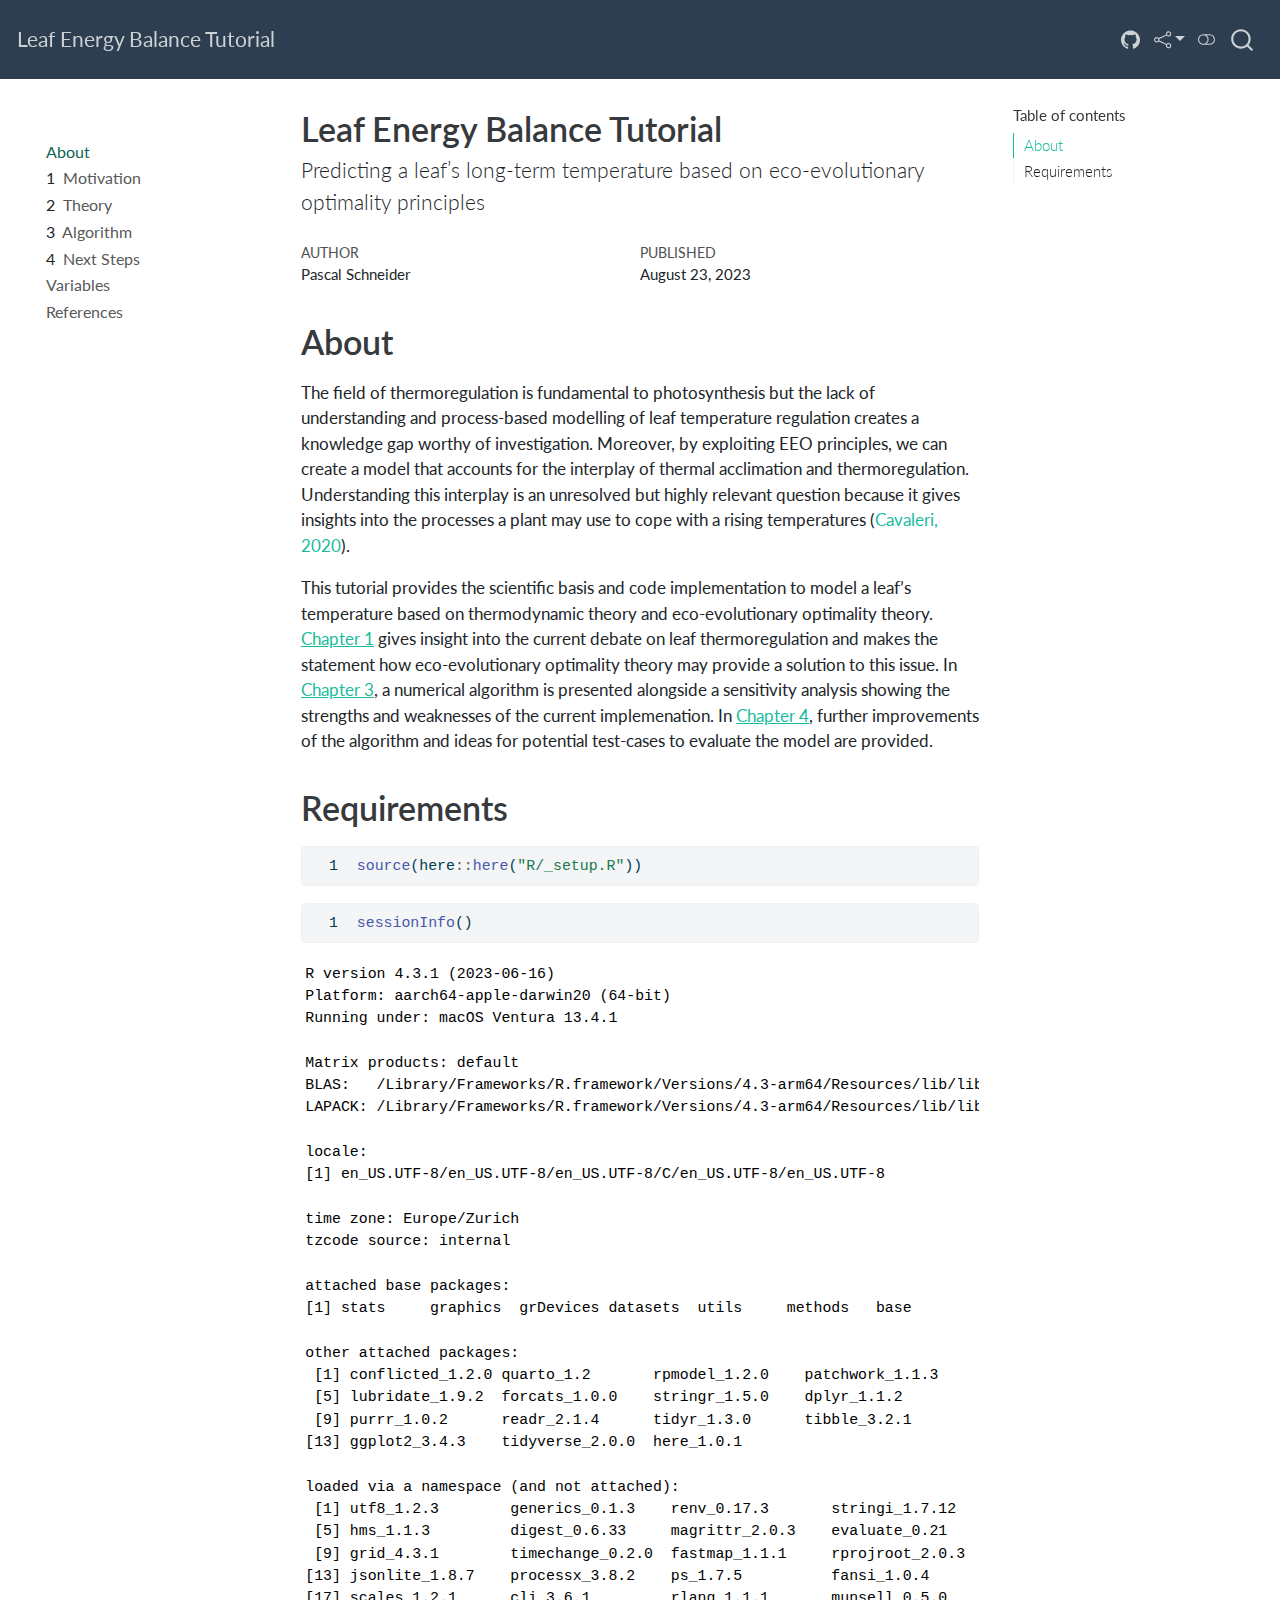
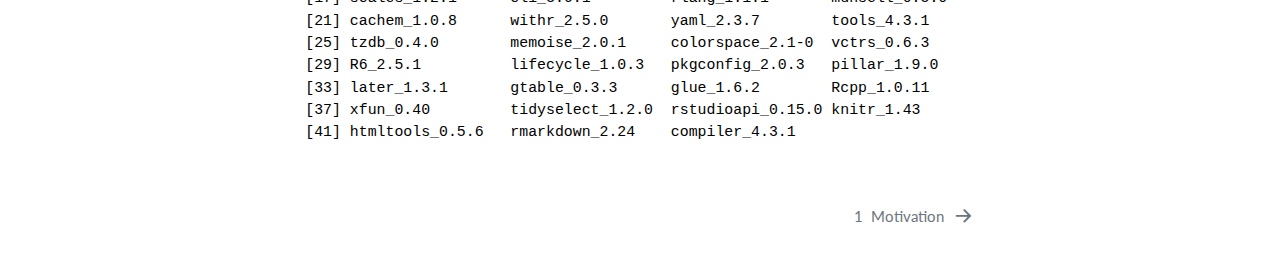
<file: index.html>
<!DOCTYPE html>
<html xmlns="http://www.w3.org/1999/xhtml" lang="en" xml:lang="en"><head>

<meta charset="utf-8">
<meta name="generator" content="quarto-1.3.450">

<meta name="viewport" content="width=device-width, initial-scale=1.0, user-scalable=yes">

<meta name="author" content="Pascal Schneider">
<meta name="dcterms.date" content="2023-08-23">

<title>Leaf Energy Balance Tutorial</title>
<style>
code{white-space: pre-wrap;}
span.smallcaps{font-variant: small-caps;}
div.columns{display: flex; gap: min(4vw, 1.5em);}
div.column{flex: auto; overflow-x: auto;}
div.hanging-indent{margin-left: 1.5em; text-indent: -1.5em;}
ul.task-list{list-style: none;}
ul.task-list li input[type="checkbox"] {
  width: 0.8em;
  margin: 0 0.8em 0.2em -1em; /* quarto-specific, see https://github.com/quarto-dev/quarto-cli/issues/4556 */ 
  vertical-align: middle;
}
/* CSS for syntax highlighting */
pre > code.sourceCode { white-space: pre; position: relative; }
pre > code.sourceCode > span { display: inline-block; line-height: 1.25; }
pre > code.sourceCode > span:empty { height: 1.2em; }
.sourceCode { overflow: visible; }
code.sourceCode > span { color: inherit; text-decoration: inherit; }
div.sourceCode { margin: 1em 0; }
pre.sourceCode { margin: 0; }
@media screen {
div.sourceCode { overflow: auto; }
}
@media print {
pre > code.sourceCode { white-space: pre-wrap; }
pre > code.sourceCode > span { text-indent: -5em; padding-left: 5em; }
}
pre.numberSource code
  { counter-reset: source-line 0; }
pre.numberSource code > span
  { position: relative; left: -4em; counter-increment: source-line; }
pre.numberSource code > span > a:first-child::before
  { content: counter(source-line);
    position: relative; left: -1em; text-align: right; vertical-align: baseline;
    border: none; display: inline-block;
    -webkit-touch-callout: none; -webkit-user-select: none;
    -khtml-user-select: none; -moz-user-select: none;
    -ms-user-select: none; user-select: none;
    padding: 0 4px; width: 4em;
  }
pre.numberSource { margin-left: 3em;  padding-left: 4px; }
div.sourceCode
  {   }
@media screen {
pre > code.sourceCode > span > a:first-child::before { text-decoration: underline; }
}
/* CSS for citations */
div.csl-bib-body { }
div.csl-entry {
  clear: both;
}
.hanging-indent div.csl-entry {
  margin-left:2em;
  text-indent:-2em;
}
div.csl-left-margin {
  min-width:2em;
  float:left;
}
div.csl-right-inline {
  margin-left:2em;
  padding-left:1em;
}
div.csl-indent {
  margin-left: 2em;
}</style>


<script src="site_libs/quarto-nav/quarto-nav.js"></script>
<script src="site_libs/quarto-nav/headroom.min.js"></script>
<script src="site_libs/clipboard/clipboard.min.js"></script>
<script src="site_libs/quarto-search/autocomplete.umd.js"></script>
<script src="site_libs/quarto-search/fuse.min.js"></script>
<script src="site_libs/quarto-search/quarto-search.js"></script>
<meta name="quarto:offset" content="./">
<link href="./01-motivation.html" rel="next">
<script src="site_libs/quarto-html/quarto.js"></script>
<script src="site_libs/quarto-html/popper.min.js"></script>
<script src="site_libs/quarto-html/tippy.umd.min.js"></script>
<script src="site_libs/quarto-html/anchor.min.js"></script>
<link href="site_libs/quarto-html/tippy.css" rel="stylesheet">
<link href="site_libs/quarto-html/quarto-syntax-highlighting.css" rel="stylesheet" class="quarto-color-scheme" id="quarto-text-highlighting-styles">
<link href="site_libs/quarto-html/quarto-syntax-highlighting-dark.css" rel="prefetch" class="quarto-color-scheme quarto-color-alternate" id="quarto-text-highlighting-styles">
<script src="site_libs/bootstrap/bootstrap.min.js"></script>
<link href="site_libs/bootstrap/bootstrap-icons.css" rel="stylesheet">
<link href="site_libs/bootstrap/bootstrap.min.css" rel="stylesheet" class="quarto-color-scheme" id="quarto-bootstrap" data-mode="light">
<link href="site_libs/bootstrap/bootstrap-dark.min.css" rel="prefetch" class="quarto-color-scheme quarto-color-alternate" id="quarto-bootstrap" data-mode="dark">
<script id="quarto-search-options" type="application/json">{
  "location": "navbar",
  "copy-button": false,
  "collapse-after": 3,
  "panel-placement": "end",
  "type": "overlay",
  "limit": 20,
  "language": {
    "search-no-results-text": "No results",
    "search-matching-documents-text": "matching documents",
    "search-copy-link-title": "Copy link to search",
    "search-hide-matches-text": "Hide additional matches",
    "search-more-match-text": "more match in this document",
    "search-more-matches-text": "more matches in this document",
    "search-clear-button-title": "Clear",
    "search-detached-cancel-button-title": "Cancel",
    "search-submit-button-title": "Submit",
    "search-label": "Search"
  }
}</script>


<link rel="stylesheet" href="styles.css">
</head>

<body class="nav-sidebar floating nav-fixed">

<div id="quarto-search-results"></div>
  <header id="quarto-header" class="headroom fixed-top">
    <nav class="navbar navbar-expand-lg navbar-dark ">
      <div class="navbar-container container-fluid">
      <div class="navbar-brand-container">
    <a class="navbar-brand" href="./index.html">
    <span class="navbar-title">Leaf Energy Balance Tutorial</span>
    </a>
  </div>
            <div id="quarto-search" class="" title="Search"></div>
          <button class="navbar-toggler" type="button" data-bs-toggle="collapse" data-bs-target="#navbarCollapse" aria-controls="navbarCollapse" aria-expanded="false" aria-label="Toggle navigation" onclick="if (window.quartoToggleHeadroom) { window.quartoToggleHeadroom(); }">
  <span class="navbar-toggler-icon"></span>
</button>
          <div class="collapse navbar-collapse" id="navbarCollapse">
            <ul class="navbar-nav navbar-nav-scroll ms-auto">
  <li class="nav-item compact">
    <a class="nav-link" href="https://github.com/padasch/leaf_energy_balance_tutorial" rel="" target=""><i class="bi bi-github" role="img" aria-label="GitHub">
</i> 
 <span class="menu-text"></span></a>
  </li>  
</ul>
            <div class="quarto-navbar-tools">
    <div class="dropdown">
      <a href="" title="Share" id="quarto-navigation-tool-dropdown-0" class="quarto-navigation-tool dropdown-toggle px-1" data-bs-toggle="dropdown" aria-expanded="false" aria-label="Share"><i class="bi bi-share"></i></a>
      <ul class="dropdown-menu dropdown-menu-end" aria-labelledby="quarto-navigation-tool-dropdown-0">
          <li>
            <a class="dropdown-item quarto-navbar-tools-item" href="https://twitter.com/intent/tweet?url=|url|">
              <i class="bi bi-bi-twitter pe-1"></i>
            Twitter
            </a>
          </li>
          <li>
            <a class="dropdown-item quarto-navbar-tools-item" href="https://www.facebook.com/sharer/sharer.php?u=|url|">
              <i class="bi bi-bi-facebook pe-1"></i>
            Facebook
            </a>
          </li>
          <li>
            <a class="dropdown-item quarto-navbar-tools-item" href="https://www.linkedin.com/sharing/share-offsite/?url=|url|">
              <i class="bi bi-bi-linkedin pe-1"></i>
            LinkedIn
            </a>
          </li>
      </ul>
    </div>
  <a href="" class="quarto-color-scheme-toggle quarto-navigation-tool  px-1" onclick="window.quartoToggleColorScheme(); return false;" title="Toggle dark mode"><i class="bi"></i></a>
</div>
          </div> <!-- /navcollapse -->
      </div> <!-- /container-fluid -->
    </nav>
  <nav class="quarto-secondary-nav">
    <div class="container-fluid d-flex">
      <button type="button" class="quarto-btn-toggle btn" data-bs-toggle="collapse" data-bs-target="#quarto-sidebar,#quarto-sidebar-glass" aria-controls="quarto-sidebar" aria-expanded="false" aria-label="Toggle sidebar navigation" onclick="if (window.quartoToggleHeadroom) { window.quartoToggleHeadroom(); }">
        <i class="bi bi-layout-text-sidebar-reverse"></i>
      </button>
      <nav class="quarto-page-breadcrumbs" aria-label="breadcrumb"><ol class="breadcrumb"><li class="breadcrumb-item"><a href="./index.html">About</a></li></ol></nav>
      <a class="flex-grow-1" role="button" data-bs-toggle="collapse" data-bs-target="#quarto-sidebar,#quarto-sidebar-glass" aria-controls="quarto-sidebar" aria-expanded="false" aria-label="Toggle sidebar navigation" onclick="if (window.quartoToggleHeadroom) { window.quartoToggleHeadroom(); }">      
      </a>
      <button type="button" class="btn quarto-search-button" aria-label="" onclick="window.quartoOpenSearch();">
        <i class="bi bi-search"></i>
      </button>
    </div>
  </nav>
</header>
<!-- content -->
<div id="quarto-content" class="quarto-container page-columns page-rows-contents page-layout-article page-navbar">
<!-- sidebar -->
  <nav id="quarto-sidebar" class="sidebar collapse collapse-horizontal sidebar-navigation floating overflow-auto">
        <div class="mt-2 flex-shrink-0 align-items-center">
        <div class="sidebar-search">
        <div id="quarto-search" class="" title="Search"></div>
        </div>
        </div>
    <div class="sidebar-menu-container"> 
    <ul class="list-unstyled mt-1">
        <li class="sidebar-item">
  <div class="sidebar-item-container"> 
  <a href="./index.html" class="sidebar-item-text sidebar-link active">
 <span class="menu-text">About</span></a>
  </div>
</li>
        <li class="sidebar-item">
  <div class="sidebar-item-container"> 
  <a href="./01-motivation.html" class="sidebar-item-text sidebar-link">
 <span class="menu-text"><span class="chapter-number">1</span>&nbsp; <span class="chapter-title">Motivation</span></span></a>
  </div>
</li>
        <li class="sidebar-item">
  <div class="sidebar-item-container"> 
  <a href="./02-theory.html" class="sidebar-item-text sidebar-link">
 <span class="menu-text"><span class="chapter-number">2</span>&nbsp; <span class="chapter-title">Theory</span></span></a>
  </div>
</li>
        <li class="sidebar-item">
  <div class="sidebar-item-container"> 
  <a href="./03-algorithm.html" class="sidebar-item-text sidebar-link">
 <span class="menu-text"><span class="chapter-number">3</span>&nbsp; <span class="chapter-title">Algorithm</span></span></a>
  </div>
</li>
        <li class="sidebar-item">
  <div class="sidebar-item-container"> 
  <a href="./98-next-steps.html" class="sidebar-item-text sidebar-link">
 <span class="menu-text"><span class="chapter-number">4</span>&nbsp; <span class="chapter-title">Next Steps</span></span></a>
  </div>
</li>
        <li class="sidebar-item">
  <div class="sidebar-item-container"> 
  <a href="./99-variables.html" class="sidebar-item-text sidebar-link">
 <span class="menu-text">Variables</span></a>
  </div>
</li>
        <li class="sidebar-item">
  <div class="sidebar-item-container"> 
  <a href="./references.html" class="sidebar-item-text sidebar-link">
 <span class="menu-text">References</span></a>
  </div>
</li>
    </ul>
    </div>
</nav>
<div id="quarto-sidebar-glass" data-bs-toggle="collapse" data-bs-target="#quarto-sidebar,#quarto-sidebar-glass"></div>
<!-- margin-sidebar -->
    <div id="quarto-margin-sidebar" class="sidebar margin-sidebar">
        <nav id="TOC" role="doc-toc" class="toc-active">
    <h2 id="toc-title">Table of contents</h2>
   
  <ul>
  <li><a href="#about" id="toc-about" class="nav-link active" data-scroll-target="#about">About</a></li>
  <li><a href="#requirements" id="toc-requirements" class="nav-link" data-scroll-target="#requirements">Requirements</a></li>
  </ul>
</nav>
    </div>
<!-- main -->
<main class="content" id="quarto-document-content">

<header id="title-block-header" class="quarto-title-block default">
<div class="quarto-title">
<h1 class="title">Leaf Energy Balance Tutorial</h1>
<p class="subtitle lead">Predicting a leaf’s long-term temperature based on eco-evolutionary optimality principles</p>
</div>



<div class="quarto-title-meta">

    <div>
    <div class="quarto-title-meta-heading">Author</div>
    <div class="quarto-title-meta-contents">
             <p>Pascal Schneider </p>
          </div>
  </div>
    
    <div>
    <div class="quarto-title-meta-heading">Published</div>
    <div class="quarto-title-meta-contents">
      <p class="date">August 23, 2023</p>
    </div>
  </div>
  
    
  </div>
  

</header>

<section id="about" class="level1 unnumbered">
<h1 class="unnumbered">About</h1>
<p>The field of thermoregulation is fundamental to photosynthesis but the lack of understanding and process-based modelling of leaf temperature regulation creates a knowledge gap worthy of investigation. Moreover, by exploiting EEO principles, we can create a model that accounts for the interplay of thermal acclimation and thermoregulation. Understanding this interplay is an unresolved but highly relevant question because it gives insights into the processes a plant may use to cope with a rising temperatures <span class="citation" data-cites="cavaleri2020cold">(<a href="references.html#ref-cavaleri2020cold" role="doc-biblioref">Cavaleri, 2020</a>)</span>.</p>
<p>This tutorial provides the scientific basis and code implementation to model a leaf’s temperature based on thermodynamic theory and eco-evolutionary optimality theory. <a href="01-motivation.html"><span>Chapter&nbsp;1</span></a> gives insight into the current debate on leaf thermoregulation and makes the statement how eco-evolutionary optimality theory may provide a solution to this issue. In <a href="03-algorithm.html"><span>Chapter&nbsp;3</span></a>, a numerical algorithm is presented alongside a sensitivity analysis showing the strengths and weaknesses of the current implemenation. In <a href="98-next-steps.html"><span>Chapter&nbsp;4</span></a>, further improvements of the algorithm and ideas for potential test-cases to evaluate the model are provided.</p>
</section>
<section id="requirements" class="level1">
<h1>Requirements</h1>
<div class="cell" data-layout-align="center">
<div class="sourceCode cell-code" id="cb1"><pre class="sourceCode numberSource r number-lines code-with-copy"><code class="sourceCode r"><span id="cb1-1"><a href="#cb1-1"></a><span class="fu">source</span>(here<span class="sc">::</span><span class="fu">here</span>(<span class="st">"R/_setup.R"</span>))</span></code><button title="Copy to Clipboard" class="code-copy-button"><i class="bi"></i></button></pre></div>
</div>
<div class="cell" data-layout-align="center">
<div class="sourceCode cell-code" id="cb2"><pre class="sourceCode numberSource r number-lines code-with-copy"><code class="sourceCode r"><span id="cb2-1"><a href="#cb2-1"></a><span class="fu">sessionInfo</span>()</span></code><button title="Copy to Clipboard" class="code-copy-button"><i class="bi"></i></button></pre></div>
<div class="cell-output cell-output-stdout">
<pre><code>R version 4.3.1 (2023-06-16)
Platform: aarch64-apple-darwin20 (64-bit)
Running under: macOS Ventura 13.4.1

Matrix products: default
BLAS:   /Library/Frameworks/R.framework/Versions/4.3-arm64/Resources/lib/libRblas.0.dylib 
LAPACK: /Library/Frameworks/R.framework/Versions/4.3-arm64/Resources/lib/libRlapack.dylib;  LAPACK version 3.11.0

locale:
[1] en_US.UTF-8/en_US.UTF-8/en_US.UTF-8/C/en_US.UTF-8/en_US.UTF-8

time zone: Europe/Zurich
tzcode source: internal

attached base packages:
[1] stats     graphics  grDevices datasets  utils     methods   base     

other attached packages:
 [1] conflicted_1.2.0 quarto_1.2       rpmodel_1.2.0    patchwork_1.1.3 
 [5] lubridate_1.9.2  forcats_1.0.0    stringr_1.5.0    dplyr_1.1.2     
 [9] purrr_1.0.2      readr_2.1.4      tidyr_1.3.0      tibble_3.2.1    
[13] ggplot2_3.4.3    tidyverse_2.0.0  here_1.0.1      

loaded via a namespace (and not attached):
 [1] utf8_1.2.3        generics_0.1.3    renv_0.17.3       stringi_1.7.12   
 [5] hms_1.1.3         digest_0.6.33     magrittr_2.0.3    evaluate_0.21    
 [9] grid_4.3.1        timechange_0.2.0  fastmap_1.1.1     rprojroot_2.0.3  
[13] jsonlite_1.8.7    processx_3.8.2    ps_1.7.5          fansi_1.0.4      
[17] scales_1.2.1      cli_3.6.1         rlang_1.1.1       munsell_0.5.0    
[21] cachem_1.0.8      withr_2.5.0       yaml_2.3.7        tools_4.3.1      
[25] tzdb_0.4.0        memoise_2.0.1     colorspace_2.1-0  vctrs_0.6.3      
[29] R6_2.5.1          lifecycle_1.0.3   pkgconfig_2.0.3   pillar_1.9.0     
[33] later_1.3.1       gtable_0.3.3      glue_1.6.2        Rcpp_1.0.11      
[37] xfun_0.40         tidyselect_1.2.0  rstudioapi_0.15.0 knitr_1.43       
[41] htmltools_0.5.6   rmarkdown_2.24    compiler_4.3.1   </code></pre>
</div>
</div>


<div id="refs" class="references csl-bib-body hanging-indent" data-line-spacing="2" role="list" style="display: none">
<div id="ref-cavaleri2020cold" class="csl-entry" role="listitem">
Cavaleri, M. A. (2020). Cold<span>-</span>blooded forests in a warming world. <em>New Phytologist</em>, <em>228</em>(5), 1455–1457. <a href="https://doi.org/10.1111/nph.16916">https://doi.org/10.1111/nph.16916</a>
</div>
</div>
</section>

</main> <!-- /main -->
<script id="quarto-html-after-body" type="application/javascript">
window.document.addEventListener("DOMContentLoaded", function (event) {
  const toggleBodyColorMode = (bsSheetEl) => {
    const mode = bsSheetEl.getAttribute("data-mode");
    const bodyEl = window.document.querySelector("body");
    if (mode === "dark") {
      bodyEl.classList.add("quarto-dark");
      bodyEl.classList.remove("quarto-light");
    } else {
      bodyEl.classList.add("quarto-light");
      bodyEl.classList.remove("quarto-dark");
    }
  }
  const toggleBodyColorPrimary = () => {
    const bsSheetEl = window.document.querySelector("link#quarto-bootstrap");
    if (bsSheetEl) {
      toggleBodyColorMode(bsSheetEl);
    }
  }
  toggleBodyColorPrimary();  
  const disableStylesheet = (stylesheets) => {
    for (let i=0; i < stylesheets.length; i++) {
      const stylesheet = stylesheets[i];
      stylesheet.rel = 'prefetch';
    }
  }
  const enableStylesheet = (stylesheets) => {
    for (let i=0; i < stylesheets.length; i++) {
      const stylesheet = stylesheets[i];
      stylesheet.rel = 'stylesheet';
    }
  }
  const manageTransitions = (selector, allowTransitions) => {
    const els = window.document.querySelectorAll(selector);
    for (let i=0; i < els.length; i++) {
      const el = els[i];
      if (allowTransitions) {
        el.classList.remove('notransition');
      } else {
        el.classList.add('notransition');
      }
    }
  }
  const toggleColorMode = (alternate) => {
    // Switch the stylesheets
    const alternateStylesheets = window.document.querySelectorAll('link.quarto-color-scheme.quarto-color-alternate');
    manageTransitions('#quarto-margin-sidebar .nav-link', false);
    if (alternate) {
      enableStylesheet(alternateStylesheets);
      for (const sheetNode of alternateStylesheets) {
        if (sheetNode.id === "quarto-bootstrap") {
          toggleBodyColorMode(sheetNode);
        }
      }
    } else {
      disableStylesheet(alternateStylesheets);
      toggleBodyColorPrimary();
    }
    manageTransitions('#quarto-margin-sidebar .nav-link', true);
    // Switch the toggles
    const toggles = window.document.querySelectorAll('.quarto-color-scheme-toggle');
    for (let i=0; i < toggles.length; i++) {
      const toggle = toggles[i];
      if (toggle) {
        if (alternate) {
          toggle.classList.add("alternate");     
        } else {
          toggle.classList.remove("alternate");
        }
      }
    }
    // Hack to workaround the fact that safari doesn't
    // properly recolor the scrollbar when toggling (#1455)
    if (navigator.userAgent.indexOf('Safari') > 0 && navigator.userAgent.indexOf('Chrome') == -1) {
      manageTransitions("body", false);
      window.scrollTo(0, 1);
      setTimeout(() => {
        window.scrollTo(0, 0);
        manageTransitions("body", true);
      }, 40);  
    }
  }
  const isFileUrl = () => { 
    return window.location.protocol === 'file:';
  }
  const hasAlternateSentinel = () => {  
    let styleSentinel = getColorSchemeSentinel();
    if (styleSentinel !== null) {
      return styleSentinel === "alternate";
    } else {
      return false;
    }
  }
  const setStyleSentinel = (alternate) => {
    const value = alternate ? "alternate" : "default";
    if (!isFileUrl()) {
      window.localStorage.setItem("quarto-color-scheme", value);
    } else {
      localAlternateSentinel = value;
    }
  }
  const getColorSchemeSentinel = () => {
    if (!isFileUrl()) {
      const storageValue = window.localStorage.getItem("quarto-color-scheme");
      return storageValue != null ? storageValue : localAlternateSentinel;
    } else {
      return localAlternateSentinel;
    }
  }
  let localAlternateSentinel = 'default';
  // Dark / light mode switch
  window.quartoToggleColorScheme = () => {
    // Read the current dark / light value 
    let toAlternate = !hasAlternateSentinel();
    toggleColorMode(toAlternate);
    setStyleSentinel(toAlternate);
  };
  // Ensure there is a toggle, if there isn't float one in the top right
  if (window.document.querySelector('.quarto-color-scheme-toggle') === null) {
    const a = window.document.createElement('a');
    a.classList.add('top-right');
    a.classList.add('quarto-color-scheme-toggle');
    a.href = "";
    a.onclick = function() { try { window.quartoToggleColorScheme(); } catch {} return false; };
    const i = window.document.createElement("i");
    i.classList.add('bi');
    a.appendChild(i);
    window.document.body.appendChild(a);
  }
  // Switch to dark mode if need be
  if (hasAlternateSentinel()) {
    toggleColorMode(true);
  } else {
    toggleColorMode(false);
  }
  const icon = "";
  const anchorJS = new window.AnchorJS();
  anchorJS.options = {
    placement: 'right',
    icon: icon
  };
  anchorJS.add('.anchored');
  const isCodeAnnotation = (el) => {
    for (const clz of el.classList) {
      if (clz.startsWith('code-annotation-')) {                     
        return true;
      }
    }
    return false;
  }
  const clipboard = new window.ClipboardJS('.code-copy-button', {
    text: function(trigger) {
      const codeEl = trigger.previousElementSibling.cloneNode(true);
      for (const childEl of codeEl.children) {
        if (isCodeAnnotation(childEl)) {
          childEl.remove();
        }
      }
      return codeEl.innerText;
    }
  });
  clipboard.on('success', function(e) {
    // button target
    const button = e.trigger;
    // don't keep focus
    button.blur();
    // flash "checked"
    button.classList.add('code-copy-button-checked');
    var currentTitle = button.getAttribute("title");
    button.setAttribute("title", "Copied!");
    let tooltip;
    if (window.bootstrap) {
      button.setAttribute("data-bs-toggle", "tooltip");
      button.setAttribute("data-bs-placement", "left");
      button.setAttribute("data-bs-title", "Copied!");
      tooltip = new bootstrap.Tooltip(button, 
        { trigger: "manual", 
          customClass: "code-copy-button-tooltip",
          offset: [0, -8]});
      tooltip.show();    
    }
    setTimeout(function() {
      if (tooltip) {
        tooltip.hide();
        button.removeAttribute("data-bs-title");
        button.removeAttribute("data-bs-toggle");
        button.removeAttribute("data-bs-placement");
      }
      button.setAttribute("title", currentTitle);
      button.classList.remove('code-copy-button-checked');
    }, 1000);
    // clear code selection
    e.clearSelection();
  });
  function tippyHover(el, contentFn) {
    const config = {
      allowHTML: true,
      content: contentFn,
      maxWidth: 500,
      delay: 100,
      arrow: false,
      appendTo: function(el) {
          return el.parentElement;
      },
      interactive: true,
      interactiveBorder: 10,
      theme: 'quarto',
      placement: 'bottom-start'
    };
    window.tippy(el, config); 
  }
  const noterefs = window.document.querySelectorAll('a[role="doc-noteref"]');
  for (var i=0; i<noterefs.length; i++) {
    const ref = noterefs[i];
    tippyHover(ref, function() {
      // use id or data attribute instead here
      let href = ref.getAttribute('data-footnote-href') || ref.getAttribute('href');
      try { href = new URL(href).hash; } catch {}
      const id = href.replace(/^#\/?/, "");
      const note = window.document.getElementById(id);
      return note.innerHTML;
    });
  }
      let selectedAnnoteEl;
      const selectorForAnnotation = ( cell, annotation) => {
        let cellAttr = 'data-code-cell="' + cell + '"';
        let lineAttr = 'data-code-annotation="' +  annotation + '"';
        const selector = 'span[' + cellAttr + '][' + lineAttr + ']';
        return selector;
      }
      const selectCodeLines = (annoteEl) => {
        const doc = window.document;
        const targetCell = annoteEl.getAttribute("data-target-cell");
        const targetAnnotation = annoteEl.getAttribute("data-target-annotation");
        const annoteSpan = window.document.querySelector(selectorForAnnotation(targetCell, targetAnnotation));
        const lines = annoteSpan.getAttribute("data-code-lines").split(",");
        const lineIds = lines.map((line) => {
          return targetCell + "-" + line;
        })
        let top = null;
        let height = null;
        let parent = null;
        if (lineIds.length > 0) {
            //compute the position of the single el (top and bottom and make a div)
            const el = window.document.getElementById(lineIds[0]);
            top = el.offsetTop;
            height = el.offsetHeight;
            parent = el.parentElement.parentElement;
          if (lineIds.length > 1) {
            const lastEl = window.document.getElementById(lineIds[lineIds.length - 1]);
            const bottom = lastEl.offsetTop + lastEl.offsetHeight;
            height = bottom - top;
          }
          if (top !== null && height !== null && parent !== null) {
            // cook up a div (if necessary) and position it 
            let div = window.document.getElementById("code-annotation-line-highlight");
            if (div === null) {
              div = window.document.createElement("div");
              div.setAttribute("id", "code-annotation-line-highlight");
              div.style.position = 'absolute';
              parent.appendChild(div);
            }
            div.style.top = top - 2 + "px";
            div.style.height = height + 4 + "px";
            let gutterDiv = window.document.getElementById("code-annotation-line-highlight-gutter");
            if (gutterDiv === null) {
              gutterDiv = window.document.createElement("div");
              gutterDiv.setAttribute("id", "code-annotation-line-highlight-gutter");
              gutterDiv.style.position = 'absolute';
              const codeCell = window.document.getElementById(targetCell);
              const gutter = codeCell.querySelector('.code-annotation-gutter');
              gutter.appendChild(gutterDiv);
            }
            gutterDiv.style.top = top - 2 + "px";
            gutterDiv.style.height = height + 4 + "px";
          }
          selectedAnnoteEl = annoteEl;
        }
      };
      const unselectCodeLines = () => {
        const elementsIds = ["code-annotation-line-highlight", "code-annotation-line-highlight-gutter"];
        elementsIds.forEach((elId) => {
          const div = window.document.getElementById(elId);
          if (div) {
            div.remove();
          }
        });
        selectedAnnoteEl = undefined;
      };
      // Attach click handler to the DT
      const annoteDls = window.document.querySelectorAll('dt[data-target-cell]');
      for (const annoteDlNode of annoteDls) {
        annoteDlNode.addEventListener('click', (event) => {
          const clickedEl = event.target;
          if (clickedEl !== selectedAnnoteEl) {
            unselectCodeLines();
            const activeEl = window.document.querySelector('dt[data-target-cell].code-annotation-active');
            if (activeEl) {
              activeEl.classList.remove('code-annotation-active');
            }
            selectCodeLines(clickedEl);
            clickedEl.classList.add('code-annotation-active');
          } else {
            // Unselect the line
            unselectCodeLines();
            clickedEl.classList.remove('code-annotation-active');
          }
        });
      }
  const findCites = (el) => {
    const parentEl = el.parentElement;
    if (parentEl) {
      const cites = parentEl.dataset.cites;
      if (cites) {
        return {
          el,
          cites: cites.split(' ')
        };
      } else {
        return findCites(el.parentElement)
      }
    } else {
      return undefined;
    }
  };
  var bibliorefs = window.document.querySelectorAll('a[role="doc-biblioref"]');
  for (var i=0; i<bibliorefs.length; i++) {
    const ref = bibliorefs[i];
    const citeInfo = findCites(ref);
    if (citeInfo) {
      tippyHover(citeInfo.el, function() {
        var popup = window.document.createElement('div');
        citeInfo.cites.forEach(function(cite) {
          var citeDiv = window.document.createElement('div');
          citeDiv.classList.add('hanging-indent');
          citeDiv.classList.add('csl-entry');
          var biblioDiv = window.document.getElementById('ref-' + cite);
          if (biblioDiv) {
            citeDiv.innerHTML = biblioDiv.innerHTML;
          }
          popup.appendChild(citeDiv);
        });
        return popup.innerHTML;
      });
    }
  }
});
</script>
<nav class="page-navigation">
  <div class="nav-page nav-page-previous">
  </div>
  <div class="nav-page nav-page-next">
      <a href="./01-motivation.html" class="pagination-link">
        <span class="nav-page-text"><span class="chapter-number">1</span>&nbsp; <span class="chapter-title">Motivation</span></span> <i class="bi bi-arrow-right-short"></i>
      </a>
  </div>
</nav>
</div> <!-- /content -->



</body></html>
</file>
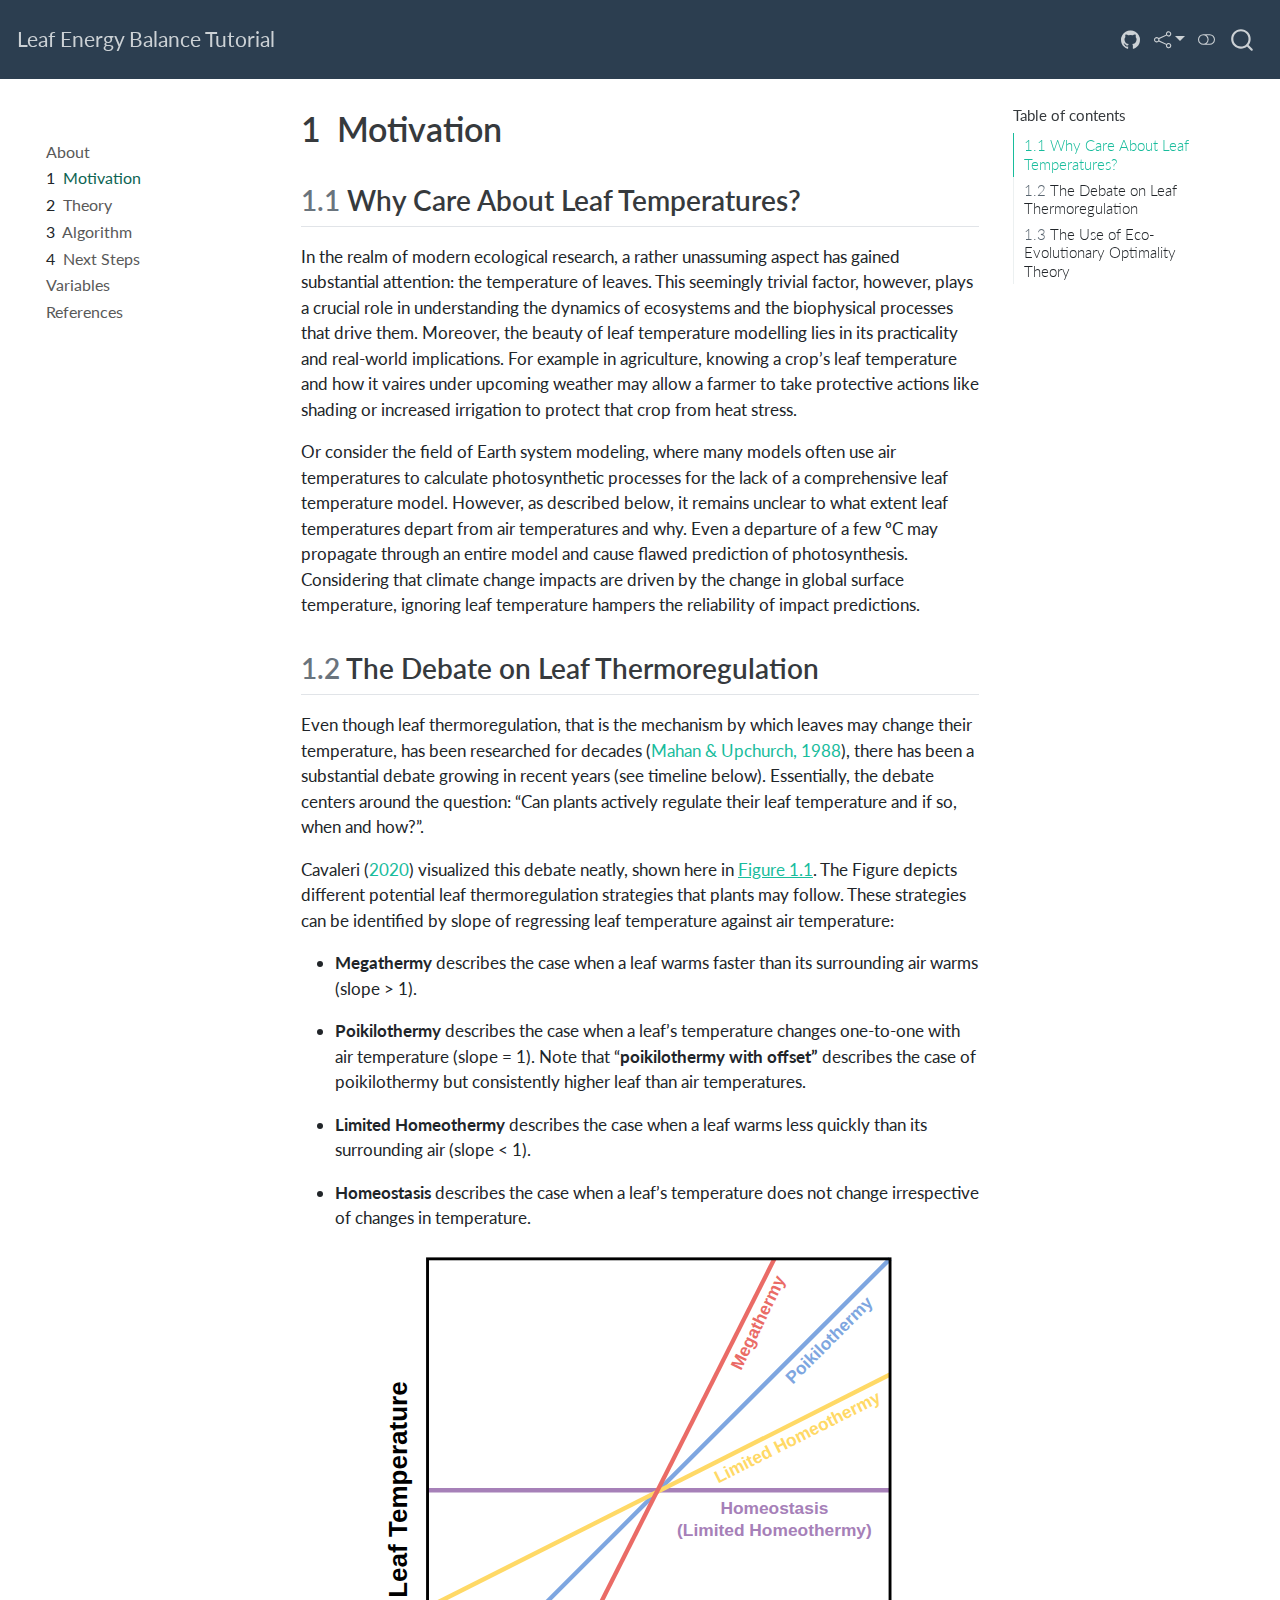
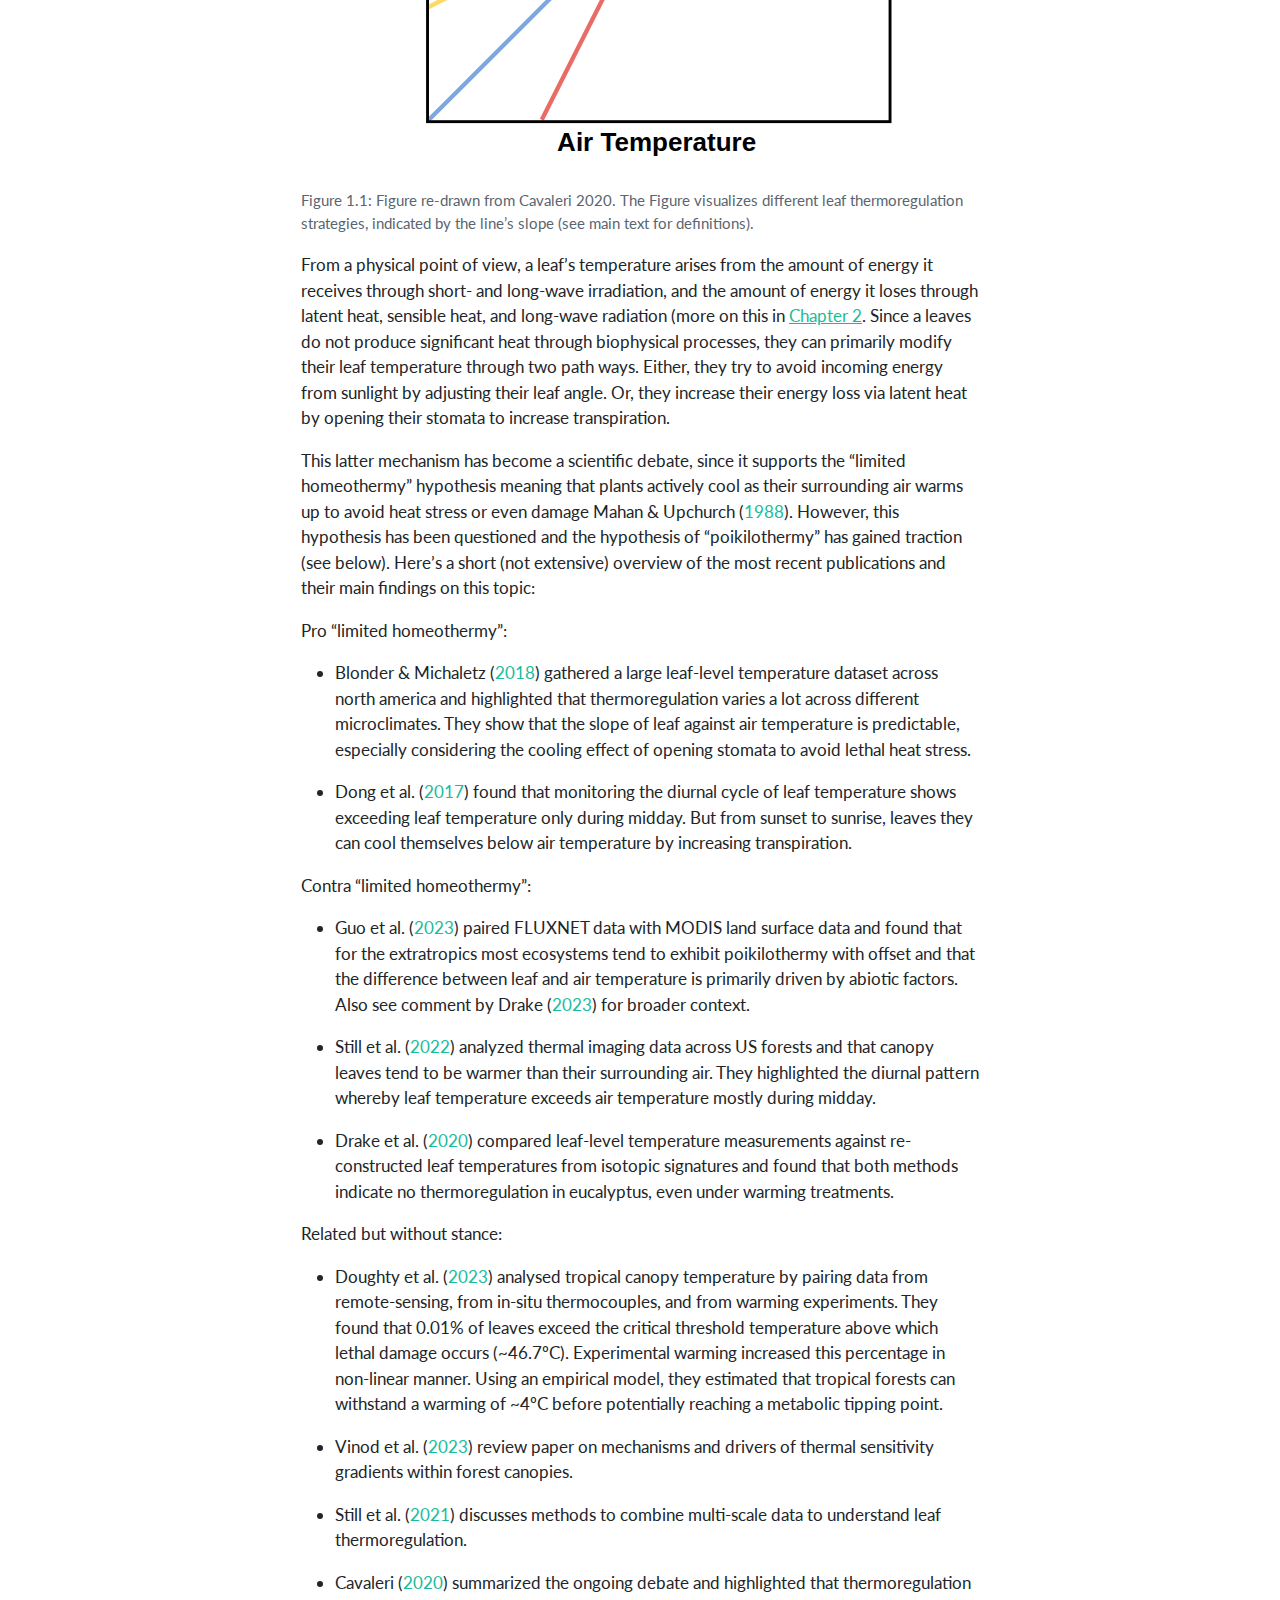
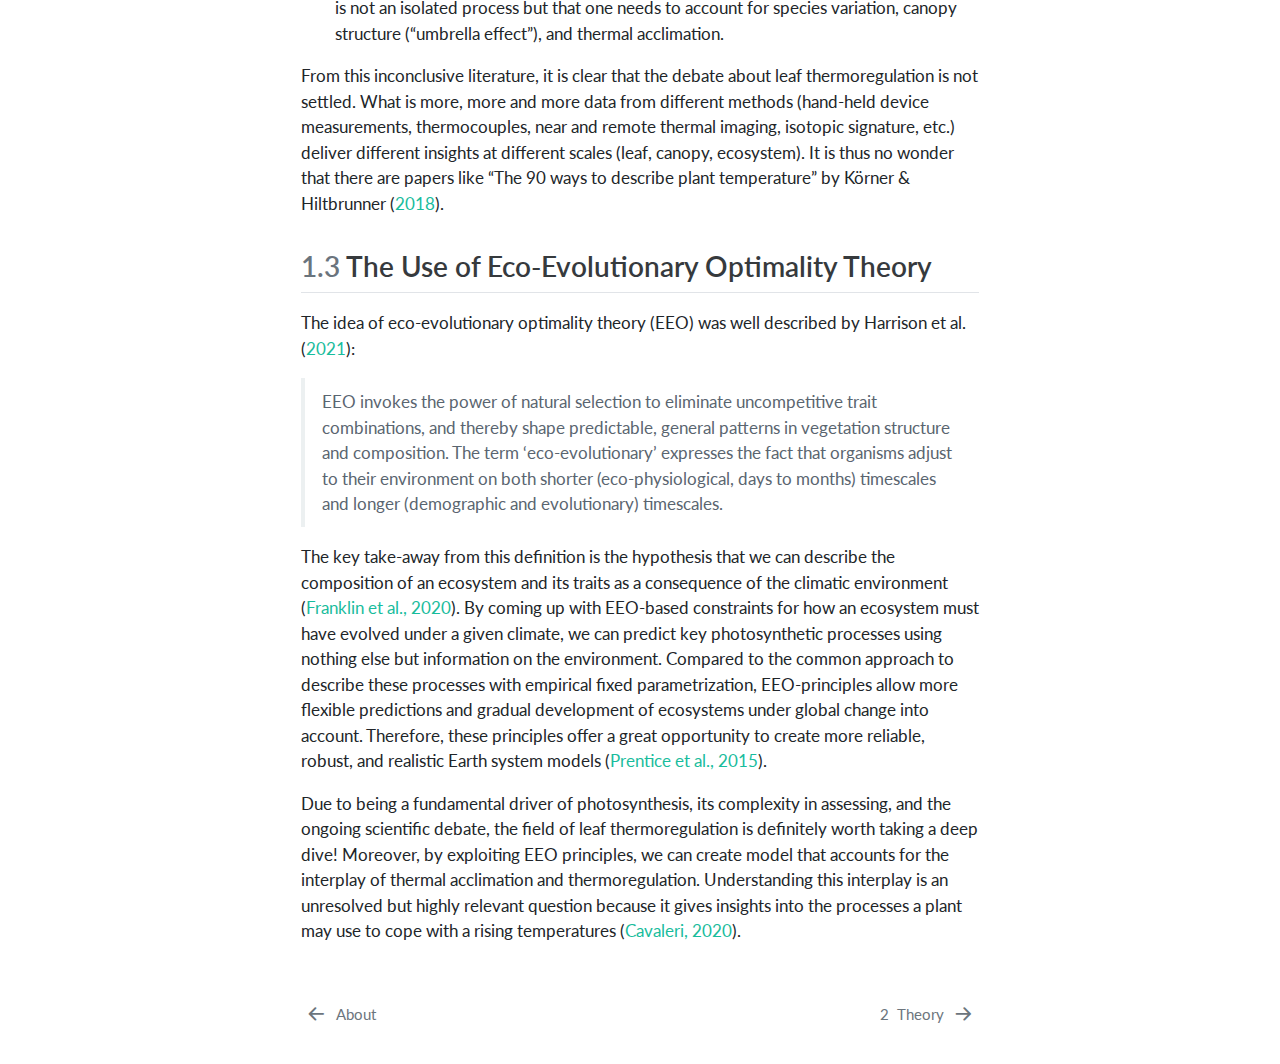
<file: 01-motivation.html>
<!DOCTYPE html>
<html xmlns="http://www.w3.org/1999/xhtml" lang="en" xml:lang="en"><head>

<meta charset="utf-8">
<meta name="generator" content="quarto-1.3.450">

<meta name="viewport" content="width=device-width, initial-scale=1.0, user-scalable=yes">


<title>Leaf Energy Balance Tutorial - 1&nbsp; Motivation</title>
<style>
code{white-space: pre-wrap;}
span.smallcaps{font-variant: small-caps;}
div.columns{display: flex; gap: min(4vw, 1.5em);}
div.column{flex: auto; overflow-x: auto;}
div.hanging-indent{margin-left: 1.5em; text-indent: -1.5em;}
ul.task-list{list-style: none;}
ul.task-list li input[type="checkbox"] {
  width: 0.8em;
  margin: 0 0.8em 0.2em -1em; /* quarto-specific, see https://github.com/quarto-dev/quarto-cli/issues/4556 */ 
  vertical-align: middle;
}
/* CSS for citations */
div.csl-bib-body { }
div.csl-entry {
  clear: both;
}
.hanging-indent div.csl-entry {
  margin-left:2em;
  text-indent:-2em;
}
div.csl-left-margin {
  min-width:2em;
  float:left;
}
div.csl-right-inline {
  margin-left:2em;
  padding-left:1em;
}
div.csl-indent {
  margin-left: 2em;
}</style>


<script src="site_libs/quarto-nav/quarto-nav.js"></script>
<script src="site_libs/quarto-nav/headroom.min.js"></script>
<script src="site_libs/clipboard/clipboard.min.js"></script>
<script src="site_libs/quarto-search/autocomplete.umd.js"></script>
<script src="site_libs/quarto-search/fuse.min.js"></script>
<script src="site_libs/quarto-search/quarto-search.js"></script>
<meta name="quarto:offset" content="./">
<link href="./02-theory.html" rel="next">
<link href="./index.html" rel="prev">
<script src="site_libs/quarto-html/quarto.js"></script>
<script src="site_libs/quarto-html/popper.min.js"></script>
<script src="site_libs/quarto-html/tippy.umd.min.js"></script>
<script src="site_libs/quarto-html/anchor.min.js"></script>
<link href="site_libs/quarto-html/tippy.css" rel="stylesheet">
<link href="site_libs/quarto-html/quarto-syntax-highlighting.css" rel="stylesheet" class="quarto-color-scheme" id="quarto-text-highlighting-styles">
<link href="site_libs/quarto-html/quarto-syntax-highlighting-dark.css" rel="prefetch" class="quarto-color-scheme quarto-color-alternate" id="quarto-text-highlighting-styles">
<script src="site_libs/bootstrap/bootstrap.min.js"></script>
<link href="site_libs/bootstrap/bootstrap-icons.css" rel="stylesheet">
<link href="site_libs/bootstrap/bootstrap.min.css" rel="stylesheet" class="quarto-color-scheme" id="quarto-bootstrap" data-mode="light">
<link href="site_libs/bootstrap/bootstrap-dark.min.css" rel="prefetch" class="quarto-color-scheme quarto-color-alternate" id="quarto-bootstrap" data-mode="dark">
<script id="quarto-search-options" type="application/json">{
  "location": "navbar",
  "copy-button": false,
  "collapse-after": 3,
  "panel-placement": "end",
  "type": "overlay",
  "limit": 20,
  "language": {
    "search-no-results-text": "No results",
    "search-matching-documents-text": "matching documents",
    "search-copy-link-title": "Copy link to search",
    "search-hide-matches-text": "Hide additional matches",
    "search-more-match-text": "more match in this document",
    "search-more-matches-text": "more matches in this document",
    "search-clear-button-title": "Clear",
    "search-detached-cancel-button-title": "Cancel",
    "search-submit-button-title": "Submit",
    "search-label": "Search"
  }
}</script>


<link rel="stylesheet" href="styles.css">
</head>

<body class="nav-sidebar floating nav-fixed">

<div id="quarto-search-results"></div>
  <header id="quarto-header" class="headroom fixed-top">
    <nav class="navbar navbar-expand-lg navbar-dark ">
      <div class="navbar-container container-fluid">
      <div class="navbar-brand-container">
    <a class="navbar-brand" href="./index.html">
    <span class="navbar-title">Leaf Energy Balance Tutorial</span>
    </a>
  </div>
            <div id="quarto-search" class="" title="Search"></div>
          <button class="navbar-toggler" type="button" data-bs-toggle="collapse" data-bs-target="#navbarCollapse" aria-controls="navbarCollapse" aria-expanded="false" aria-label="Toggle navigation" onclick="if (window.quartoToggleHeadroom) { window.quartoToggleHeadroom(); }">
  <span class="navbar-toggler-icon"></span>
</button>
          <div class="collapse navbar-collapse" id="navbarCollapse">
            <ul class="navbar-nav navbar-nav-scroll ms-auto">
  <li class="nav-item compact">
    <a class="nav-link" href="https://github.com/padasch/leaf_energy_balance_tutorial" rel="" target=""><i class="bi bi-github" role="img" aria-label="GitHub">
</i> 
 <span class="menu-text"></span></a>
  </li>  
</ul>
            <div class="quarto-navbar-tools">
    <div class="dropdown">
      <a href="" title="Share" id="quarto-navigation-tool-dropdown-0" class="quarto-navigation-tool dropdown-toggle px-1" data-bs-toggle="dropdown" aria-expanded="false" aria-label="Share"><i class="bi bi-share"></i></a>
      <ul class="dropdown-menu dropdown-menu-end" aria-labelledby="quarto-navigation-tool-dropdown-0">
          <li>
            <a class="dropdown-item quarto-navbar-tools-item" href="https://twitter.com/intent/tweet?url=|url|">
              <i class="bi bi-bi-twitter pe-1"></i>
            Twitter
            </a>
          </li>
          <li>
            <a class="dropdown-item quarto-navbar-tools-item" href="https://www.facebook.com/sharer/sharer.php?u=|url|">
              <i class="bi bi-bi-facebook pe-1"></i>
            Facebook
            </a>
          </li>
          <li>
            <a class="dropdown-item quarto-navbar-tools-item" href="https://www.linkedin.com/sharing/share-offsite/?url=|url|">
              <i class="bi bi-bi-linkedin pe-1"></i>
            LinkedIn
            </a>
          </li>
      </ul>
    </div>
  <a href="" class="quarto-color-scheme-toggle quarto-navigation-tool  px-1" onclick="window.quartoToggleColorScheme(); return false;" title="Toggle dark mode"><i class="bi"></i></a>
</div>
          </div> <!-- /navcollapse -->
      </div> <!-- /container-fluid -->
    </nav>
  <nav class="quarto-secondary-nav">
    <div class="container-fluid d-flex">
      <button type="button" class="quarto-btn-toggle btn" data-bs-toggle="collapse" data-bs-target="#quarto-sidebar,#quarto-sidebar-glass" aria-controls="quarto-sidebar" aria-expanded="false" aria-label="Toggle sidebar navigation" onclick="if (window.quartoToggleHeadroom) { window.quartoToggleHeadroom(); }">
        <i class="bi bi-layout-text-sidebar-reverse"></i>
      </button>
      <nav class="quarto-page-breadcrumbs" aria-label="breadcrumb"><ol class="breadcrumb"><li class="breadcrumb-item"><a href="./01-motivation.html"><span class="chapter-number">1</span>&nbsp; <span class="chapter-title">Motivation</span></a></li></ol></nav>
      <a class="flex-grow-1" role="button" data-bs-toggle="collapse" data-bs-target="#quarto-sidebar,#quarto-sidebar-glass" aria-controls="quarto-sidebar" aria-expanded="false" aria-label="Toggle sidebar navigation" onclick="if (window.quartoToggleHeadroom) { window.quartoToggleHeadroom(); }">      
      </a>
      <button type="button" class="btn quarto-search-button" aria-label="" onclick="window.quartoOpenSearch();">
        <i class="bi bi-search"></i>
      </button>
    </div>
  </nav>
</header>
<!-- content -->
<div id="quarto-content" class="quarto-container page-columns page-rows-contents page-layout-article page-navbar">
<!-- sidebar -->
  <nav id="quarto-sidebar" class="sidebar collapse collapse-horizontal sidebar-navigation floating overflow-auto">
        <div class="mt-2 flex-shrink-0 align-items-center">
        <div class="sidebar-search">
        <div id="quarto-search" class="" title="Search"></div>
        </div>
        </div>
    <div class="sidebar-menu-container"> 
    <ul class="list-unstyled mt-1">
        <li class="sidebar-item">
  <div class="sidebar-item-container"> 
  <a href="./index.html" class="sidebar-item-text sidebar-link">
 <span class="menu-text">About</span></a>
  </div>
</li>
        <li class="sidebar-item">
  <div class="sidebar-item-container"> 
  <a href="./01-motivation.html" class="sidebar-item-text sidebar-link active">
 <span class="menu-text"><span class="chapter-number">1</span>&nbsp; <span class="chapter-title">Motivation</span></span></a>
  </div>
</li>
        <li class="sidebar-item">
  <div class="sidebar-item-container"> 
  <a href="./02-theory.html" class="sidebar-item-text sidebar-link">
 <span class="menu-text"><span class="chapter-number">2</span>&nbsp; <span class="chapter-title">Theory</span></span></a>
  </div>
</li>
        <li class="sidebar-item">
  <div class="sidebar-item-container"> 
  <a href="./03-algorithm.html" class="sidebar-item-text sidebar-link">
 <span class="menu-text"><span class="chapter-number">3</span>&nbsp; <span class="chapter-title">Algorithm</span></span></a>
  </div>
</li>
        <li class="sidebar-item">
  <div class="sidebar-item-container"> 
  <a href="./98-next-steps.html" class="sidebar-item-text sidebar-link">
 <span class="menu-text"><span class="chapter-number">4</span>&nbsp; <span class="chapter-title">Next Steps</span></span></a>
  </div>
</li>
        <li class="sidebar-item">
  <div class="sidebar-item-container"> 
  <a href="./99-variables.html" class="sidebar-item-text sidebar-link">
 <span class="menu-text">Variables</span></a>
  </div>
</li>
        <li class="sidebar-item">
  <div class="sidebar-item-container"> 
  <a href="./references.html" class="sidebar-item-text sidebar-link">
 <span class="menu-text">References</span></a>
  </div>
</li>
    </ul>
    </div>
</nav>
<div id="quarto-sidebar-glass" data-bs-toggle="collapse" data-bs-target="#quarto-sidebar,#quarto-sidebar-glass"></div>
<!-- margin-sidebar -->
    <div id="quarto-margin-sidebar" class="sidebar margin-sidebar">
        <nav id="TOC" role="doc-toc" class="toc-active">
    <h2 id="toc-title">Table of contents</h2>
   
  <ul>
  <li><a href="#why-care-about-leaf-temperatures" id="toc-why-care-about-leaf-temperatures" class="nav-link active" data-scroll-target="#why-care-about-leaf-temperatures"><span class="header-section-number">1.1</span> Why Care About Leaf Temperatures?</a></li>
  <li><a href="#the-debate-on-leaf-thermoregulation" id="toc-the-debate-on-leaf-thermoregulation" class="nav-link" data-scroll-target="#the-debate-on-leaf-thermoregulation"><span class="header-section-number">1.2</span> The Debate on Leaf Thermoregulation</a></li>
  <li><a href="#the-use-of-eco-evolutionary-optimality-theory" id="toc-the-use-of-eco-evolutionary-optimality-theory" class="nav-link" data-scroll-target="#the-use-of-eco-evolutionary-optimality-theory"><span class="header-section-number">1.3</span> The Use of Eco-Evolutionary Optimality Theory</a></li>
  </ul>
</nav>
    </div>
<!-- main -->
<main class="content" id="quarto-document-content">

<header id="title-block-header" class="quarto-title-block default">
<div class="quarto-title">
<h1 class="title"><span id="sec-motivation" class="quarto-section-identifier"><span class="chapter-number">1</span>&nbsp; <span class="chapter-title">Motivation</span></span></h1>
</div>



<div class="quarto-title-meta">

    
  
    
  </div>
  

</header>

<section id="why-care-about-leaf-temperatures" class="level2" data-number="1.1">
<h2 data-number="1.1" class="anchored" data-anchor-id="why-care-about-leaf-temperatures"><span class="header-section-number">1.1</span> Why Care About Leaf Temperatures?</h2>
<p>In the realm of modern ecological research, a rather unassuming aspect has gained substantial attention: the temperature of leaves. This seemingly trivial factor, however, plays a crucial role in understanding the dynamics of ecosystems and the biophysical processes that drive them. Moreover, the beauty of leaf temperature modelling lies in its practicality and real-world implications. For example in agriculture, knowing a crop’s leaf temperature and how it vaires under upcoming weather may allow a farmer to take protective actions like shading or increased irrigation to protect that crop from heat stress.</p>
<p>Or consider the field of Earth system modeling, where many models often use air temperatures to calculate photosynthetic processes for the lack of a comprehensive leaf temperature model. However, as described below, it remains unclear to what extent leaf temperatures depart from air temperatures and why. Even a departure of a few ºC may propagate through an entire model and cause flawed prediction of photosynthesis. Considering that climate change impacts are driven by the change in global surface temperature, ignoring leaf temperature hampers the reliability of impact predictions.</p>
</section>
<section id="the-debate-on-leaf-thermoregulation" class="level2" data-number="1.2">
<h2 data-number="1.2" class="anchored" data-anchor-id="the-debate-on-leaf-thermoregulation"><span class="header-section-number">1.2</span> The Debate on Leaf Thermoregulation</h2>
<p>Even though leaf thermoregulation, that is the mechanism by which leaves may change their temperature, has been researched for decades <span class="citation" data-cites="mahan1988maintenance">(<a href="references.html#ref-mahan1988maintenance" role="doc-biblioref">Mahan &amp; Upchurch, 1988</a>)</span>, there has been a substantial debate growing in recent years (see timeline below). Essentially, the debate centers around the question: “Can plants actively regulate their leaf temperature and if so, when and how?”.</p>
<p><span class="citation" data-cites="cavaleri2020cold">Cavaleri (<a href="references.html#ref-cavaleri2020cold" role="doc-biblioref">2020</a>)</span> visualized this debate neatly, shown here in <a href="#fig-cavaleri-fig1">Figure&nbsp;<span>1.1</span></a>. The Figure depicts different potential leaf thermoregulation strategies that plants may follow. These strategies can be identified by slope of regressing leaf temperature against air temperature:</p>
<ul>
<li><p><strong>Megathermy</strong> describes the case when a leaf warms faster than its surrounding air warms (slope &gt; 1).</p></li>
<li><p><strong>Poikilothermy</strong> describes the case when a leaf’s temperature changes one-to-one with air temperature (slope = 1). Note that “<strong>poikilothermy</strong> <strong>with offset”</strong> describes the case of poikilothermy but consistently higher leaf than air temperatures.</p></li>
<li><p><strong>Limited Homeothermy</strong> describes the case when a leaf warms less quickly than its surrounding air (slope &lt; 1).</p></li>
<li><p><strong>Homeostasis</strong> describes the case when a leaf’s temperature does not change irrespective of changes in temperature.</p></li>
</ul>
<div class="cell" data-layout-align="center">
<div class="cell-output-display">
<div id="fig-cavaleri-fig1" class="quarto-figure quarto-figure-center anchored">
<figure class="figure">
<p><img src="figures/cavaleri2020cold_fig1.svg" class="img-fluid figure-img" style="width:80.0%"></p>
<figcaption class="figure-caption">Figure&nbsp;1.1: Figure re-drawn from Cavaleri 2020. The Figure visualizes different leaf thermoregulation strategies, indicated by the line’s slope (see main text for definitions).</figcaption>
</figure>
</div>
</div>
</div>
<p>From a physical point of view, a leaf’s temperature arises from the amount of energy it receives through short- and long-wave irradiation, and the amount of energy it loses through latent heat, sensible heat, and long-wave radiation (more on this in <a href="02-theory.html"><span>Chapter&nbsp;2</span></a>. Since a leaves do not produce significant heat through biophysical processes, they can primarily modify their leaf temperature through two path ways. Either, they try to avoid incoming energy from sunlight by adjusting their leaf angle. Or, they increase their energy loss via latent heat by opening their stomata to increase transpiration.</p>
<p>This latter mechanism has become a scientific debate, since it supports the “limited homeothermy” hypothesis meaning that plants actively cool as their surrounding air warms up to avoid heat stress or even damage <span class="citation" data-cites="mahan1988maintenance">Mahan &amp; Upchurch (<a href="references.html#ref-mahan1988maintenance" role="doc-biblioref">1988</a>)</span>. However, this hypothesis has been questioned and the hypothesis of “poikilothermy” has gained traction (see below). Here’s a short (not extensive) overview of the most recent publications and their main findings on this topic:</p>
<p>Pro “limited homeothermy”:</p>
<ul>
<li><p><span class="citation" data-cites="blonder2018model">Blonder &amp; Michaletz (<a href="references.html#ref-blonder2018model" role="doc-biblioref">2018</a>)</span> gathered a large leaf-level temperature dataset across north america and highlighted that thermoregulation varies a lot across different microclimates. They show that the slope of leaf against air temperature is predictable, especially considering the cooling effect of opening stomata to avoid lethal heat stress.</p></li>
<li><p><span class="citation" data-cites="dong2017biophysical">Dong et al. (<a href="references.html#ref-dong2017biophysical" role="doc-biblioref">2017</a>)</span> found that monitoring the diurnal cycle of leaf temperature shows exceeding leaf temperature only during midday. But from sunset to sunrise, leaves they can cool themselves below air temperature by increasing transpiration.</p></li>
</ul>
<p>Contra “limited homeothermy”:</p>
<ul>
<li><p><span class="citation" data-cites="guo2023does">Guo et al. (<a href="references.html#ref-guo2023does" role="doc-biblioref">2023</a>)</span> paired FLUXNET data with MODIS land surface data and found that for the extratropics most ecosystems tend to exhibit poikilothermy with offset and that the difference between leaf and air temperature is primarily driven by abiotic factors. Also see comment by <span class="citation" data-cites="drake2023data">Drake (<a href="references.html#ref-drake2023data" role="doc-biblioref">2023</a>)</span> for broader context.</p></li>
<li><p><span class="citation" data-cites="still2022no">Still et al. (<a href="references.html#ref-still2022no" role="doc-biblioref">2022</a>)</span> analyzed thermal imaging data across US forests and that canopy leaves tend to be warmer than their surrounding air. They highlighted the diurnal pattern whereby leaf temperature exceeds air temperature mostly during midday.</p></li>
<li><p><span class="citation" data-cites="drake2020no">Drake et al. (<a href="references.html#ref-drake2020no" role="doc-biblioref">2020</a>)</span> compared leaf-level temperature measurements against re-constructed leaf temperatures from isotopic signatures and found that both methods indicate no thermoregulation in eucalyptus, even under warming treatments.</p></li>
</ul>
<p>Related but without stance:</p>
<ul>
<li><p><span class="citation" data-cites="doughty2023tropical">Doughty et al. (<a href="references.html#ref-doughty2023tropical" role="doc-biblioref">2023</a>)</span> analysed tropical canopy temperature by pairing data from remote-sensing, from in-situ thermocouples, and from warming experiments. They found that 0.01% of leaves exceed the critical threshold temperature above which lethal damage occurs (~46.7ºC). Experimental warming increased this percentage in non-linear manner. Using an empirical model, they estimated that tropical forests can withstand a warming of ~4ºC before potentially reaching a metabolic tipping point.</p></li>
<li><p><span class="citation" data-cites="vinod2023thermal">Vinod et al. (<a href="references.html#ref-vinod2023thermal" role="doc-biblioref">2023</a>)</span> review paper on mechanisms and drivers of thermal sensitivity gradients within forest canopies.</p></li>
<li><p><span class="citation" data-cites="still2021imaging">Still et al. (<a href="references.html#ref-still2021imaging" role="doc-biblioref">2021</a>)</span> discusses methods to combine multi-scale data to understand leaf thermoregulation.</p></li>
<li><p><span class="citation" data-cites="cavaleri2020cold">Cavaleri (<a href="references.html#ref-cavaleri2020cold" role="doc-biblioref">2020</a>)</span> summarized the ongoing debate and highlighted that thermoregulation is not an isolated process but that one needs to account for species variation, canopy structure (“umbrella effect”), and thermal acclimation.</p></li>
</ul>
<p>From this inconclusive literature, it is clear that the debate about leaf thermoregulation is not settled. What is more, more and more data from different methods (hand-held device measurements, thermocouples, near and remote thermal imaging, isotopic signature, etc.) deliver different insights at different scales (leaf, canopy, ecosystem). It is thus no wonder that there are papers like “The 90 ways to describe plant temperature” by <span class="citation" data-cites="korner201890">Körner &amp; Hiltbrunner (<a href="references.html#ref-korner201890" role="doc-biblioref">2018</a>)</span>.</p>
</section>
<section id="the-use-of-eco-evolutionary-optimality-theory" class="level2" data-number="1.3">
<h2 data-number="1.3" class="anchored" data-anchor-id="the-use-of-eco-evolutionary-optimality-theory"><span class="header-section-number">1.3</span> The Use of Eco-Evolutionary Optimality Theory</h2>
<p>The idea of eco-evolutionary optimality theory (EEO) was well described by <span class="citation" data-cites="harrison2021eco">Harrison et al. (<a href="references.html#ref-harrison2021eco" role="doc-biblioref">2021</a>)</span>:</p>
<blockquote class="blockquote">
<p>EEO invokes the power of natural selection to eliminate uncompetitive trait combinations, and thereby shape predictable, general patterns in vegetation structure and composition. The term ‘eco-evolutionary’ expresses the fact that organisms adjust to their environment on both shorter (eco-physiological, days to months) timescales and longer (demographic and evolutionary) timescales.</p>
</blockquote>
<p>The key take-away from this definition is the hypothesis that we can describe the composition of an ecosystem and its traits as a consequence of the climatic environment <span class="citation" data-cites="franklin2020organizing">(<a href="references.html#ref-franklin2020organizing" role="doc-biblioref">Franklin et al., 2020</a>)</span>. By coming up with EEO-based constraints for how an ecosystem must have evolved under a given climate, we can predict key photosynthetic processes using nothing else but information on the environment. Compared to the common approach to describe these processes with empirical fixed parametrization, EEO-principles allow more flexible predictions and gradual development of ecosystems under global change into account. Therefore, these principles offer a great opportunity to create more reliable, robust, and realistic Earth system models <span class="citation" data-cites="prentice2015reliable">(<a href="references.html#ref-prentice2015reliable" role="doc-biblioref">Prentice et al., 2015</a>)</span>.</p>
<p>Due to being a fundamental driver of photosynthesis, its complexity in assessing, and the ongoing scientific debate, the field of leaf thermoregulation is definitely worth taking a deep dive! Moreover, by exploiting EEO principles, we can create model that accounts for the interplay of thermal acclimation and thermoregulation. Understanding this interplay is an unresolved but highly relevant question because it gives insights into the processes a plant may use to cope with a rising temperatures <span class="citation" data-cites="cavaleri2020cold">(<a href="references.html#ref-cavaleri2020cold" role="doc-biblioref">Cavaleri, 2020</a>)</span>.</p>


<div id="refs" class="references csl-bib-body hanging-indent" data-line-spacing="2" role="list" style="display: none">
<div id="ref-blonder2018model" class="csl-entry" role="listitem">
Blonder, B., &amp; Michaletz, S. T. (2018). A model for leaf temperature decoupling from air temperature. <em>Agricultural and Forest Meteorology</em>, <em>262</em>, 354–360. <a href="https://doi.org/10.1016/j.agrformet.2018.07.012">https://doi.org/10.1016/j.agrformet.2018.07.012</a>
</div>
<div id="ref-cavaleri2020cold" class="csl-entry" role="listitem">
Cavaleri, M. A. (2020). Cold<span>-</span>blooded forests in a warming world. <em>New Phytologist</em>, <em>228</em>(5), 1455–1457. <a href="https://doi.org/10.1111/nph.16916">https://doi.org/10.1111/nph.16916</a>
</div>
<div id="ref-dong2017biophysical" class="csl-entry" role="listitem">
Dong, N., Prentice, I. C., Harrison, S. P., Song, Q. H., Zhang, Y. P., &amp; Sykes, M. (2017). Biophysical homoeostasis of leaf temperature: A neglected process for vegetation and land<span>-</span>surface modelling. <em>Global Ecology and Biogeography</em>, <em>26</em>(9), 998–1007. <a href="https://doi.org/10.1111/geb.12614">https://doi.org/10.1111/geb.12614</a>
</div>
<div id="ref-doughty2023tropical" class="csl-entry" role="listitem">
Doughty, C. E., Keany, J. M., Wiebe, B. C., Rey-Sanchez, C., Carter, K. R., Middleby, K. B., Cheesman, A. W., Goulden, M. L., Rocha, H. R. da, Miller, S. D., Malhi, Y., Fauset, S., Gloor, E., Slot, M., Oliveras Menor, I., Crous, K. Y., Goldsmith, G. R., &amp; Fisher, J. B. (2023). Tropical forests are approaching critical temperature thresholds. <em>Nature</em>, 1–7. <a href="https://doi.org/10.1038/s41586-023-06391-z">https://doi.org/10.1038/s41586-023-06391-z</a>
</div>
<div id="ref-drake2023data" class="csl-entry" role="listitem">
Drake, J. E. (2023). A data<span>-</span>intensive documentation of plant ecosystem thermoregulation across spatial and temporal scales. <em>New Phytologist</em>, <em>238</em>(3), 921–923. <a href="https://doi.org/10.1111/nph.18819">https://doi.org/10.1111/nph.18819</a>
</div>
<div id="ref-drake2020no" class="csl-entry" role="listitem">
Drake, J. E., Harwood, R., Vårhammar, A., Barbour, M. M., Reich, P. B., Barton, C. V. M., &amp; Tjoelker, M. G. (2020). No evidence of homeostatic regulation of leaf temperature in Eucalyptus parramattensis trees: integration of CO2 flux and oxygen isotope methodologies. <em>New Phytologist</em>, <em>228</em>(5), 1511–1523. <a href="https://doi.org/10.1111/nph.16733">https://doi.org/10.1111/nph.16733</a>
</div>
<div id="ref-franklin2020organizing" class="csl-entry" role="listitem">
Franklin, O., Harrison, S. P., Dewar, R., Farrior, C. E., Brännström, Å., Dieckmann, U., Pietsch, S., Falster, D., Cramer, W., Loreau, M., Wang, H., Mäkelä, A., Rebel, K. T., Meron, E., Schymanski, S. J., Rovenskaya, E., Stocker, B. D., Zaehle, S., Manzoni, S., … Prentice, I. C. (2020). Organizing principles for vegetation dynamics. <em>Nature Plants</em>, <em>6</em>(5), 444453. <a href="https://doi.org/ghmz7g">https://doi.org/ghmz7g</a>
</div>
<div id="ref-guo2023does" class="csl-entry" role="listitem">
Guo, Z., Still, C. J., Lee, C. K. F., Ryu, Y., Blonder, B., Wang, J., Bonebrake, T. C., Hughes, A., Li, Y., Yeung, H. C. H., Zhang, K., Law, Y. K., Lin, Z., &amp; Wu, J. (2023). Does plant ecosystem thermoregulation occur? <span>An</span> extratropical assessment at different spatial and temporal scales. <em>New Phytologist</em>, <em>238</em>(3), 1004–1018. <a href="https://doi.org/10.1111/nph.18632">https://doi.org/10.1111/nph.18632</a>
</div>
<div id="ref-harrison2021eco" class="csl-entry" role="listitem">
Harrison, S. P., Cramer, W., Franklin, O., Prentice, I. C., Wang, H., Brännström, Å., Boer, H., Dieckmann, U., Joshi, J., Keenan, T. F., Lavergne, A., Manzoni, S., Mengoli, G., Morfopoulos, C., Peñuelas, J., Pietsch, S., Rebel, K. T., Ryu, Y., Smith, N. G., … Wright, I. J. (2021). Eco<span>-</span>evolutionary optimality as a means to improve vegetation and land<span>-</span>surface models. <em>New Phytologist</em>, <em>231</em>(6), 2125–2141. <a href="https://doi.org/10.1111/nph.17558">https://doi.org/10.1111/nph.17558</a>
</div>
<div id="ref-korner201890" class="csl-entry" role="listitem">
Körner, C., &amp; Hiltbrunner, E. (2018). The 90 ways to describe plant temperature. <em>Perspectives in Plant Ecology, Evolution and Systematics</em>, <em>30</em>, 16–21. <a href="https://doi.org/10.1016/j.ppees.2017.04.004">https://doi.org/10.1016/j.ppees.2017.04.004</a>
</div>
<div id="ref-mahan1988maintenance" class="csl-entry" role="listitem">
Mahan, J. R., &amp; Upchurch, D. R. (1988). Maintenance of constant leaf temperature by plants. <span class="nocase">Hypothesis-limited</span> homeothermy. <em>Environmental and Experimental Botany</em>, <em>28</em>(4), 351–357. <a href="https://doi.org/10.1016/0098-8472(88)90059-7">https://doi.org/10.1016/0098-8472(88)90059-7</a>
</div>
<div id="ref-prentice2015reliable" class="csl-entry" role="listitem">
Prentice, I. C., Liang, X., Medlyn, B. E., &amp; Wang, Y.-P. (2015). Reliable, robust and realistic: the three R’s of next-generation land-surface modelling. <em>Atmospheric Chemistry and Physics</em>, <em>15</em>(10), 5987–6005. <a href="https://doi.org/10.5194/acp-15-5987-2015">https://doi.org/10.5194/acp-15-5987-2015</a>
</div>
<div id="ref-still2022no" class="csl-entry" role="listitem">
Still, C. J., Page, G., Rastogi, B., Griffith, D. M., Aubrecht, D. M., Kim, Y., Burns, S. P., Hanson, C. V., Kwon, H., Hawkins, L., Meinzer, F. C., Sevanto, S., Roberts, D., Goulden, M., Pau, S., Detto, M., Helliker, B., &amp; Richardson, A. D. (2022). No evidence of canopy-scale leaf thermoregulation to cool leaves below air temperature across a range of forest ecosystems. <em>Proceedings of the National Academy of Sciences</em>, <em>119</em>(38), e2205682119. <a href="https://doi.org/10.1073/pnas.2205682119">https://doi.org/10.1073/pnas.2205682119</a>
</div>
<div id="ref-still2021imaging" class="csl-entry" role="listitem">
Still, C. J., Rastogi, B., Page, G. F. M., Griffith, D. M., Sibley, A., Schulze, M., Hawkins, L., Pau, S., Detto, M., &amp; Helliker, B. R. (2021). Imaging canopy temperature: shedding (thermal) light on ecosystem processes. <em>New Phytologist</em>, <em>230</em>(5), 1746–1753. <a href="https://doi.org/10.1111/nph.17321">https://doi.org/10.1111/nph.17321</a>
</div>
<div id="ref-vinod2023thermal" class="csl-entry" role="listitem">
Vinod, N., Slot, M., McGregor, I. R., Ordway, E. M., Smith, M. N., Taylor, T. C., Sack, L., Buckley, T. N., &amp; Anderson-Teixeira, K. J. (2023). Thermal sensitivity across forest vertical profiles: patterns, mechanisms, and ecological implications. <em>New Phytologist</em>, <em>237</em>(1), 22–47. <a href="https://doi.org/10.1111/nph.18539">https://doi.org/10.1111/nph.18539</a>
</div>
</div>
</section>

</main> <!-- /main -->
<script id="quarto-html-after-body" type="application/javascript">
window.document.addEventListener("DOMContentLoaded", function (event) {
  const toggleBodyColorMode = (bsSheetEl) => {
    const mode = bsSheetEl.getAttribute("data-mode");
    const bodyEl = window.document.querySelector("body");
    if (mode === "dark") {
      bodyEl.classList.add("quarto-dark");
      bodyEl.classList.remove("quarto-light");
    } else {
      bodyEl.classList.add("quarto-light");
      bodyEl.classList.remove("quarto-dark");
    }
  }
  const toggleBodyColorPrimary = () => {
    const bsSheetEl = window.document.querySelector("link#quarto-bootstrap");
    if (bsSheetEl) {
      toggleBodyColorMode(bsSheetEl);
    }
  }
  toggleBodyColorPrimary();  
  const disableStylesheet = (stylesheets) => {
    for (let i=0; i < stylesheets.length; i++) {
      const stylesheet = stylesheets[i];
      stylesheet.rel = 'prefetch';
    }
  }
  const enableStylesheet = (stylesheets) => {
    for (let i=0; i < stylesheets.length; i++) {
      const stylesheet = stylesheets[i];
      stylesheet.rel = 'stylesheet';
    }
  }
  const manageTransitions = (selector, allowTransitions) => {
    const els = window.document.querySelectorAll(selector);
    for (let i=0; i < els.length; i++) {
      const el = els[i];
      if (allowTransitions) {
        el.classList.remove('notransition');
      } else {
        el.classList.add('notransition');
      }
    }
  }
  const toggleColorMode = (alternate) => {
    // Switch the stylesheets
    const alternateStylesheets = window.document.querySelectorAll('link.quarto-color-scheme.quarto-color-alternate');
    manageTransitions('#quarto-margin-sidebar .nav-link', false);
    if (alternate) {
      enableStylesheet(alternateStylesheets);
      for (const sheetNode of alternateStylesheets) {
        if (sheetNode.id === "quarto-bootstrap") {
          toggleBodyColorMode(sheetNode);
        }
      }
    } else {
      disableStylesheet(alternateStylesheets);
      toggleBodyColorPrimary();
    }
    manageTransitions('#quarto-margin-sidebar .nav-link', true);
    // Switch the toggles
    const toggles = window.document.querySelectorAll('.quarto-color-scheme-toggle');
    for (let i=0; i < toggles.length; i++) {
      const toggle = toggles[i];
      if (toggle) {
        if (alternate) {
          toggle.classList.add("alternate");     
        } else {
          toggle.classList.remove("alternate");
        }
      }
    }
    // Hack to workaround the fact that safari doesn't
    // properly recolor the scrollbar when toggling (#1455)
    if (navigator.userAgent.indexOf('Safari') > 0 && navigator.userAgent.indexOf('Chrome') == -1) {
      manageTransitions("body", false);
      window.scrollTo(0, 1);
      setTimeout(() => {
        window.scrollTo(0, 0);
        manageTransitions("body", true);
      }, 40);  
    }
  }
  const isFileUrl = () => { 
    return window.location.protocol === 'file:';
  }
  const hasAlternateSentinel = () => {  
    let styleSentinel = getColorSchemeSentinel();
    if (styleSentinel !== null) {
      return styleSentinel === "alternate";
    } else {
      return false;
    }
  }
  const setStyleSentinel = (alternate) => {
    const value = alternate ? "alternate" : "default";
    if (!isFileUrl()) {
      window.localStorage.setItem("quarto-color-scheme", value);
    } else {
      localAlternateSentinel = value;
    }
  }
  const getColorSchemeSentinel = () => {
    if (!isFileUrl()) {
      const storageValue = window.localStorage.getItem("quarto-color-scheme");
      return storageValue != null ? storageValue : localAlternateSentinel;
    } else {
      return localAlternateSentinel;
    }
  }
  let localAlternateSentinel = 'default';
  // Dark / light mode switch
  window.quartoToggleColorScheme = () => {
    // Read the current dark / light value 
    let toAlternate = !hasAlternateSentinel();
    toggleColorMode(toAlternate);
    setStyleSentinel(toAlternate);
  };
  // Ensure there is a toggle, if there isn't float one in the top right
  if (window.document.querySelector('.quarto-color-scheme-toggle') === null) {
    const a = window.document.createElement('a');
    a.classList.add('top-right');
    a.classList.add('quarto-color-scheme-toggle');
    a.href = "";
    a.onclick = function() { try { window.quartoToggleColorScheme(); } catch {} return false; };
    const i = window.document.createElement("i");
    i.classList.add('bi');
    a.appendChild(i);
    window.document.body.appendChild(a);
  }
  // Switch to dark mode if need be
  if (hasAlternateSentinel()) {
    toggleColorMode(true);
  } else {
    toggleColorMode(false);
  }
  const icon = "";
  const anchorJS = new window.AnchorJS();
  anchorJS.options = {
    placement: 'right',
    icon: icon
  };
  anchorJS.add('.anchored');
  const isCodeAnnotation = (el) => {
    for (const clz of el.classList) {
      if (clz.startsWith('code-annotation-')) {                     
        return true;
      }
    }
    return false;
  }
  const clipboard = new window.ClipboardJS('.code-copy-button', {
    text: function(trigger) {
      const codeEl = trigger.previousElementSibling.cloneNode(true);
      for (const childEl of codeEl.children) {
        if (isCodeAnnotation(childEl)) {
          childEl.remove();
        }
      }
      return codeEl.innerText;
    }
  });
  clipboard.on('success', function(e) {
    // button target
    const button = e.trigger;
    // don't keep focus
    button.blur();
    // flash "checked"
    button.classList.add('code-copy-button-checked');
    var currentTitle = button.getAttribute("title");
    button.setAttribute("title", "Copied!");
    let tooltip;
    if (window.bootstrap) {
      button.setAttribute("data-bs-toggle", "tooltip");
      button.setAttribute("data-bs-placement", "left");
      button.setAttribute("data-bs-title", "Copied!");
      tooltip = new bootstrap.Tooltip(button, 
        { trigger: "manual", 
          customClass: "code-copy-button-tooltip",
          offset: [0, -8]});
      tooltip.show();    
    }
    setTimeout(function() {
      if (tooltip) {
        tooltip.hide();
        button.removeAttribute("data-bs-title");
        button.removeAttribute("data-bs-toggle");
        button.removeAttribute("data-bs-placement");
      }
      button.setAttribute("title", currentTitle);
      button.classList.remove('code-copy-button-checked');
    }, 1000);
    // clear code selection
    e.clearSelection();
  });
  function tippyHover(el, contentFn) {
    const config = {
      allowHTML: true,
      content: contentFn,
      maxWidth: 500,
      delay: 100,
      arrow: false,
      appendTo: function(el) {
          return el.parentElement;
      },
      interactive: true,
      interactiveBorder: 10,
      theme: 'quarto',
      placement: 'bottom-start'
    };
    window.tippy(el, config); 
  }
  const noterefs = window.document.querySelectorAll('a[role="doc-noteref"]');
  for (var i=0; i<noterefs.length; i++) {
    const ref = noterefs[i];
    tippyHover(ref, function() {
      // use id or data attribute instead here
      let href = ref.getAttribute('data-footnote-href') || ref.getAttribute('href');
      try { href = new URL(href).hash; } catch {}
      const id = href.replace(/^#\/?/, "");
      const note = window.document.getElementById(id);
      return note.innerHTML;
    });
  }
      let selectedAnnoteEl;
      const selectorForAnnotation = ( cell, annotation) => {
        let cellAttr = 'data-code-cell="' + cell + '"';
        let lineAttr = 'data-code-annotation="' +  annotation + '"';
        const selector = 'span[' + cellAttr + '][' + lineAttr + ']';
        return selector;
      }
      const selectCodeLines = (annoteEl) => {
        const doc = window.document;
        const targetCell = annoteEl.getAttribute("data-target-cell");
        const targetAnnotation = annoteEl.getAttribute("data-target-annotation");
        const annoteSpan = window.document.querySelector(selectorForAnnotation(targetCell, targetAnnotation));
        const lines = annoteSpan.getAttribute("data-code-lines").split(",");
        const lineIds = lines.map((line) => {
          return targetCell + "-" + line;
        })
        let top = null;
        let height = null;
        let parent = null;
        if (lineIds.length > 0) {
            //compute the position of the single el (top and bottom and make a div)
            const el = window.document.getElementById(lineIds[0]);
            top = el.offsetTop;
            height = el.offsetHeight;
            parent = el.parentElement.parentElement;
          if (lineIds.length > 1) {
            const lastEl = window.document.getElementById(lineIds[lineIds.length - 1]);
            const bottom = lastEl.offsetTop + lastEl.offsetHeight;
            height = bottom - top;
          }
          if (top !== null && height !== null && parent !== null) {
            // cook up a div (if necessary) and position it 
            let div = window.document.getElementById("code-annotation-line-highlight");
            if (div === null) {
              div = window.document.createElement("div");
              div.setAttribute("id", "code-annotation-line-highlight");
              div.style.position = 'absolute';
              parent.appendChild(div);
            }
            div.style.top = top - 2 + "px";
            div.style.height = height + 4 + "px";
            let gutterDiv = window.document.getElementById("code-annotation-line-highlight-gutter");
            if (gutterDiv === null) {
              gutterDiv = window.document.createElement("div");
              gutterDiv.setAttribute("id", "code-annotation-line-highlight-gutter");
              gutterDiv.style.position = 'absolute';
              const codeCell = window.document.getElementById(targetCell);
              const gutter = codeCell.querySelector('.code-annotation-gutter');
              gutter.appendChild(gutterDiv);
            }
            gutterDiv.style.top = top - 2 + "px";
            gutterDiv.style.height = height + 4 + "px";
          }
          selectedAnnoteEl = annoteEl;
        }
      };
      const unselectCodeLines = () => {
        const elementsIds = ["code-annotation-line-highlight", "code-annotation-line-highlight-gutter"];
        elementsIds.forEach((elId) => {
          const div = window.document.getElementById(elId);
          if (div) {
            div.remove();
          }
        });
        selectedAnnoteEl = undefined;
      };
      // Attach click handler to the DT
      const annoteDls = window.document.querySelectorAll('dt[data-target-cell]');
      for (const annoteDlNode of annoteDls) {
        annoteDlNode.addEventListener('click', (event) => {
          const clickedEl = event.target;
          if (clickedEl !== selectedAnnoteEl) {
            unselectCodeLines();
            const activeEl = window.document.querySelector('dt[data-target-cell].code-annotation-active');
            if (activeEl) {
              activeEl.classList.remove('code-annotation-active');
            }
            selectCodeLines(clickedEl);
            clickedEl.classList.add('code-annotation-active');
          } else {
            // Unselect the line
            unselectCodeLines();
            clickedEl.classList.remove('code-annotation-active');
          }
        });
      }
  const findCites = (el) => {
    const parentEl = el.parentElement;
    if (parentEl) {
      const cites = parentEl.dataset.cites;
      if (cites) {
        return {
          el,
          cites: cites.split(' ')
        };
      } else {
        return findCites(el.parentElement)
      }
    } else {
      return undefined;
    }
  };
  var bibliorefs = window.document.querySelectorAll('a[role="doc-biblioref"]');
  for (var i=0; i<bibliorefs.length; i++) {
    const ref = bibliorefs[i];
    const citeInfo = findCites(ref);
    if (citeInfo) {
      tippyHover(citeInfo.el, function() {
        var popup = window.document.createElement('div');
        citeInfo.cites.forEach(function(cite) {
          var citeDiv = window.document.createElement('div');
          citeDiv.classList.add('hanging-indent');
          citeDiv.classList.add('csl-entry');
          var biblioDiv = window.document.getElementById('ref-' + cite);
          if (biblioDiv) {
            citeDiv.innerHTML = biblioDiv.innerHTML;
          }
          popup.appendChild(citeDiv);
        });
        return popup.innerHTML;
      });
    }
  }
});
</script>
<nav class="page-navigation">
  <div class="nav-page nav-page-previous">
      <a href="./index.html" class="pagination-link">
        <i class="bi bi-arrow-left-short"></i> <span class="nav-page-text">About</span>
      </a>          
  </div>
  <div class="nav-page nav-page-next">
      <a href="./02-theory.html" class="pagination-link">
        <span class="nav-page-text"><span class="chapter-number">2</span>&nbsp; <span class="chapter-title">Theory</span></span> <i class="bi bi-arrow-right-short"></i>
      </a>
  </div>
</nav>
</div> <!-- /content -->



</body></html>
</file>
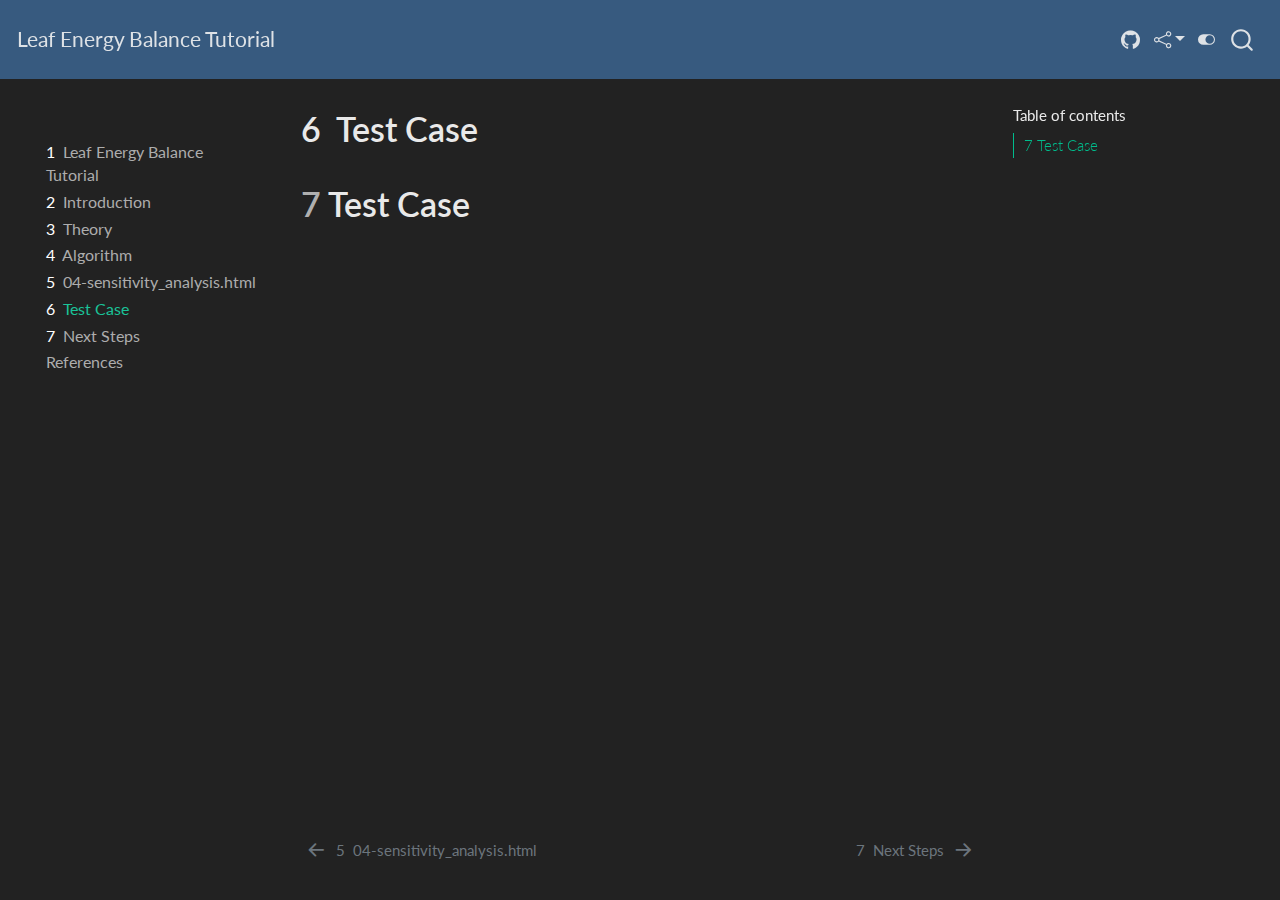
<file: 05-test_case.html>
<!DOCTYPE html>
<html xmlns="http://www.w3.org/1999/xhtml" lang="en" xml:lang="en"><head>

<meta charset="utf-8">
<meta name="generator" content="quarto-1.3.450">

<meta name="viewport" content="width=device-width, initial-scale=1.0, user-scalable=yes">


<title>Leaf Energy Balance Tutorial - 6&nbsp; Test Case</title>
<style>
code{white-space: pre-wrap;}
span.smallcaps{font-variant: small-caps;}
div.columns{display: flex; gap: min(4vw, 1.5em);}
div.column{flex: auto; overflow-x: auto;}
div.hanging-indent{margin-left: 1.5em; text-indent: -1.5em;}
ul.task-list{list-style: none;}
ul.task-list li input[type="checkbox"] {
  width: 0.8em;
  margin: 0 0.8em 0.2em -1em; /* quarto-specific, see https://github.com/quarto-dev/quarto-cli/issues/4556 */ 
  vertical-align: middle;
}
</style>


<script src="site_libs/quarto-nav/quarto-nav.js"></script>
<script src="site_libs/quarto-nav/headroom.min.js"></script>
<script src="site_libs/clipboard/clipboard.min.js"></script>
<script src="site_libs/quarto-search/autocomplete.umd.js"></script>
<script src="site_libs/quarto-search/fuse.min.js"></script>
<script src="site_libs/quarto-search/quarto-search.js"></script>
<meta name="quarto:offset" content="./">
<link href="./99-exercise.html" rel="next">
<link href="./04-sensitivity_analysis.html" rel="prev">
<script src="site_libs/quarto-html/quarto.js"></script>
<script src="site_libs/quarto-html/popper.min.js"></script>
<script src="site_libs/quarto-html/tippy.umd.min.js"></script>
<script src="site_libs/quarto-html/anchor.min.js"></script>
<link href="site_libs/quarto-html/tippy.css" rel="stylesheet">
<link href="site_libs/quarto-html/quarto-syntax-highlighting.css" rel="stylesheet" class="quarto-color-scheme" id="quarto-text-highlighting-styles">
<link href="site_libs/quarto-html/quarto-syntax-highlighting-dark.css" rel="stylesheet" class="quarto-color-scheme quarto-color-alternate" id="quarto-text-highlighting-styles">
<script src="site_libs/bootstrap/bootstrap.min.js"></script>
<link href="site_libs/bootstrap/bootstrap-icons.css" rel="stylesheet">
<link href="site_libs/bootstrap/bootstrap.min.css" rel="stylesheet" class="quarto-color-scheme" id="quarto-bootstrap" data-mode="light">
<link href="site_libs/bootstrap/bootstrap-dark.min.css" rel="stylesheet" class="quarto-color-scheme quarto-color-alternate" id="quarto-bootstrap" data-mode="dark">
<script id="quarto-search-options" type="application/json">{
  "location": "navbar",
  "copy-button": false,
  "collapse-after": 3,
  "panel-placement": "end",
  "type": "overlay",
  "limit": 20,
  "language": {
    "search-no-results-text": "No results",
    "search-matching-documents-text": "matching documents",
    "search-copy-link-title": "Copy link to search",
    "search-hide-matches-text": "Hide additional matches",
    "search-more-match-text": "more match in this document",
    "search-more-matches-text": "more matches in this document",
    "search-clear-button-title": "Clear",
    "search-detached-cancel-button-title": "Cancel",
    "search-submit-button-title": "Submit",
    "search-label": "Search"
  }
}</script>


<link rel="stylesheet" href="styles.css">
</head>

<body class="nav-sidebar floating nav-fixed">

<div id="quarto-search-results"></div>
  <header id="quarto-header" class="headroom fixed-top">
    <nav class="navbar navbar-expand-lg navbar-dark ">
      <div class="navbar-container container-fluid">
      <div class="navbar-brand-container">
    <a class="navbar-brand" href="./index.html">
    <span class="navbar-title">Leaf Energy Balance Tutorial</span>
    </a>
  </div>
            <div id="quarto-search" class="" title="Search"></div>
          <button class="navbar-toggler" type="button" data-bs-toggle="collapse" data-bs-target="#navbarCollapse" aria-controls="navbarCollapse" aria-expanded="false" aria-label="Toggle navigation" onclick="if (window.quartoToggleHeadroom) { window.quartoToggleHeadroom(); }">
  <span class="navbar-toggler-icon"></span>
</button>
          <div class="collapse navbar-collapse" id="navbarCollapse">
            <ul class="navbar-nav navbar-nav-scroll ms-auto">
  <li class="nav-item compact">
    <a class="nav-link" href="https://github.com/padasch/leaf_energy_balance_tutorial" rel="" target=""><i class="bi bi-github" role="img" aria-label="GitHub">
</i> 
 <span class="menu-text"></span></a>
  </li>  
</ul>
            <div class="quarto-navbar-tools">
    <div class="dropdown">
      <a href="" title="Share" id="quarto-navigation-tool-dropdown-0" class="quarto-navigation-tool dropdown-toggle px-1" data-bs-toggle="dropdown" aria-expanded="false" aria-label="Share"><i class="bi bi-share"></i></a>
      <ul class="dropdown-menu dropdown-menu-end" aria-labelledby="quarto-navigation-tool-dropdown-0">
          <li>
            <a class="dropdown-item quarto-navbar-tools-item" href="https://twitter.com/intent/tweet?url=|url|">
              <i class="bi bi-bi-twitter pe-1"></i>
            Twitter
            </a>
          </li>
          <li>
            <a class="dropdown-item quarto-navbar-tools-item" href="https://www.facebook.com/sharer/sharer.php?u=|url|">
              <i class="bi bi-bi-facebook pe-1"></i>
            Facebook
            </a>
          </li>
      </ul>
    </div>
  <a href="" class="quarto-color-scheme-toggle quarto-navigation-tool  px-1" onclick="window.quartoToggleColorScheme(); return false;" title="Toggle dark mode"><i class="bi"></i></a>
</div>
          </div> <!-- /navcollapse -->
      </div> <!-- /container-fluid -->
    </nav>
  <nav class="quarto-secondary-nav">
    <div class="container-fluid d-flex">
      <button type="button" class="quarto-btn-toggle btn" data-bs-toggle="collapse" data-bs-target="#quarto-sidebar,#quarto-sidebar-glass" aria-controls="quarto-sidebar" aria-expanded="false" aria-label="Toggle sidebar navigation" onclick="if (window.quartoToggleHeadroom) { window.quartoToggleHeadroom(); }">
        <i class="bi bi-layout-text-sidebar-reverse"></i>
      </button>
      <nav class="quarto-page-breadcrumbs" aria-label="breadcrumb"><ol class="breadcrumb"><li class="breadcrumb-item"><a href="./05-test_case.html"><span class="chapter-number">6</span>&nbsp; <span class="chapter-title">Test Case</span></a></li></ol></nav>
      <a class="flex-grow-1" role="button" data-bs-toggle="collapse" data-bs-target="#quarto-sidebar,#quarto-sidebar-glass" aria-controls="quarto-sidebar" aria-expanded="false" aria-label="Toggle sidebar navigation" onclick="if (window.quartoToggleHeadroom) { window.quartoToggleHeadroom(); }">      
      </a>
      <button type="button" class="btn quarto-search-button" aria-label="" onclick="window.quartoOpenSearch();">
        <i class="bi bi-search"></i>
      </button>
    </div>
  </nav>
</header>
<!-- content -->
<div id="quarto-content" class="quarto-container page-columns page-rows-contents page-layout-article page-navbar">
<!-- sidebar -->
  <nav id="quarto-sidebar" class="sidebar collapse collapse-horizontal sidebar-navigation floating overflow-auto">
        <div class="mt-2 flex-shrink-0 align-items-center">
        <div class="sidebar-search">
        <div id="quarto-search" class="" title="Search"></div>
        </div>
        </div>
    <div class="sidebar-menu-container"> 
    <ul class="list-unstyled mt-1">
        <li class="sidebar-item">
  <div class="sidebar-item-container"> 
  <a href="./index.html" class="sidebar-item-text sidebar-link">
 <span class="menu-text"><span class="chapter-number">1</span>&nbsp; <span class="chapter-title">Leaf Energy Balance Tutorial</span></span></a>
  </div>
</li>
        <li class="sidebar-item">
  <div class="sidebar-item-container"> 
  <a href="./01-introduction.html" class="sidebar-item-text sidebar-link">
 <span class="menu-text"><span class="chapter-number">2</span>&nbsp; <span class="chapter-title">Introduction</span></span></a>
  </div>
</li>
        <li class="sidebar-item">
  <div class="sidebar-item-container"> 
  <a href="./02-theory.html" class="sidebar-item-text sidebar-link">
 <span class="menu-text"><span class="chapter-number">3</span>&nbsp; <span class="chapter-title">Theory</span></span></a>
  </div>
</li>
        <li class="sidebar-item">
  <div class="sidebar-item-container"> 
  <a href="./03-implementation.html" class="sidebar-item-text sidebar-link">
 <span class="menu-text"><span class="chapter-number">4</span>&nbsp; <span class="chapter-title">Algorithm</span></span></a>
  </div>
</li>
        <li class="sidebar-item">
  <div class="sidebar-item-container"> 
  <a href="./04-sensitivity_analysis.html" class="sidebar-item-text sidebar-link">
 <span class="menu-text"><span class="chapter-number">5</span>&nbsp; <span class="chapter-title">04-sensitivity_analysis.html</span></span></a>
  </div>
</li>
        <li class="sidebar-item">
  <div class="sidebar-item-container"> 
  <a href="./05-test_case.html" class="sidebar-item-text sidebar-link active">
 <span class="menu-text"><span class="chapter-number">6</span>&nbsp; <span class="chapter-title">Test Case</span></span></a>
  </div>
</li>
        <li class="sidebar-item">
  <div class="sidebar-item-container"> 
  <a href="./99-exercise.html" class="sidebar-item-text sidebar-link">
 <span class="menu-text"><span class="chapter-number">7</span>&nbsp; <span class="chapter-title">Next Steps</span></span></a>
  </div>
</li>
        <li class="sidebar-item">
  <div class="sidebar-item-container"> 
  <a href="./references.html" class="sidebar-item-text sidebar-link">
 <span class="menu-text">References</span></a>
  </div>
</li>
    </ul>
    </div>
</nav>
<div id="quarto-sidebar-glass" data-bs-toggle="collapse" data-bs-target="#quarto-sidebar,#quarto-sidebar-glass"></div>
<!-- margin-sidebar -->
    <div id="quarto-margin-sidebar" class="sidebar margin-sidebar">
        <nav id="TOC" role="doc-toc" class="toc-active">
    <h2 id="toc-title">Table of contents</h2>
   
  <ul>
  <li><a href="#test-case" id="toc-test-case" class="nav-link active" data-scroll-target="#test-case"><span class="header-section-number">7</span> Test Case</a></li>
  </ul>
</nav>
    </div>
<!-- main -->
<main class="content" id="quarto-document-content">

<header id="title-block-header" class="quarto-title-block default">
<div class="quarto-title">
<h1 class="title"><span class="chapter-number">6</span>&nbsp; <span class="chapter-title">Test Case</span></h1>
</div>



<div class="quarto-title-meta">

    
  
    
  </div>
  

</header>

<section id="test-case" class="level1" data-number="7">
<h1 data-number="7"><span class="header-section-number">7</span> Test Case</h1>


</section>

</main> <!-- /main -->
<script id="quarto-html-after-body" type="application/javascript">
window.document.addEventListener("DOMContentLoaded", function (event) {
  const toggleBodyColorMode = (bsSheetEl) => {
    const mode = bsSheetEl.getAttribute("data-mode");
    const bodyEl = window.document.querySelector("body");
    if (mode === "dark") {
      bodyEl.classList.add("quarto-dark");
      bodyEl.classList.remove("quarto-light");
    } else {
      bodyEl.classList.add("quarto-light");
      bodyEl.classList.remove("quarto-dark");
    }
  }
  const toggleBodyColorPrimary = () => {
    const bsSheetEl = window.document.querySelector("link#quarto-bootstrap");
    if (bsSheetEl) {
      toggleBodyColorMode(bsSheetEl);
    }
  }
  toggleBodyColorPrimary();  
  const disableStylesheet = (stylesheets) => {
    for (let i=0; i < stylesheets.length; i++) {
      const stylesheet = stylesheets[i];
      stylesheet.rel = 'prefetch';
    }
  }
  const enableStylesheet = (stylesheets) => {
    for (let i=0; i < stylesheets.length; i++) {
      const stylesheet = stylesheets[i];
      stylesheet.rel = 'stylesheet';
    }
  }
  const manageTransitions = (selector, allowTransitions) => {
    const els = window.document.querySelectorAll(selector);
    for (let i=0; i < els.length; i++) {
      const el = els[i];
      if (allowTransitions) {
        el.classList.remove('notransition');
      } else {
        el.classList.add('notransition');
      }
    }
  }
  const toggleColorMode = (alternate) => {
    // Switch the stylesheets
    const alternateStylesheets = window.document.querySelectorAll('link.quarto-color-scheme.quarto-color-alternate');
    manageTransitions('#quarto-margin-sidebar .nav-link', false);
    if (alternate) {
      enableStylesheet(alternateStylesheets);
      for (const sheetNode of alternateStylesheets) {
        if (sheetNode.id === "quarto-bootstrap") {
          toggleBodyColorMode(sheetNode);
        }
      }
    } else {
      disableStylesheet(alternateStylesheets);
      toggleBodyColorPrimary();
    }
    manageTransitions('#quarto-margin-sidebar .nav-link', true);
    // Switch the toggles
    const toggles = window.document.querySelectorAll('.quarto-color-scheme-toggle');
    for (let i=0; i < toggles.length; i++) {
      const toggle = toggles[i];
      if (toggle) {
        if (alternate) {
          toggle.classList.add("alternate");     
        } else {
          toggle.classList.remove("alternate");
        }
      }
    }
    // Hack to workaround the fact that safari doesn't
    // properly recolor the scrollbar when toggling (#1455)
    if (navigator.userAgent.indexOf('Safari') > 0 && navigator.userAgent.indexOf('Chrome') == -1) {
      manageTransitions("body", false);
      window.scrollTo(0, 1);
      setTimeout(() => {
        window.scrollTo(0, 0);
        manageTransitions("body", true);
      }, 40);  
    }
  }
  const isFileUrl = () => { 
    return window.location.protocol === 'file:';
  }
  const hasAlternateSentinel = () => {  
    let styleSentinel = getColorSchemeSentinel();
    if (styleSentinel !== null) {
      return styleSentinel === "alternate";
    } else {
      return false;
    }
  }
  const setStyleSentinel = (alternate) => {
    const value = alternate ? "alternate" : "default";
    if (!isFileUrl()) {
      window.localStorage.setItem("quarto-color-scheme", value);
    } else {
      localAlternateSentinel = value;
    }
  }
  const getColorSchemeSentinel = () => {
    if (!isFileUrl()) {
      const storageValue = window.localStorage.getItem("quarto-color-scheme");
      return storageValue != null ? storageValue : localAlternateSentinel;
    } else {
      return localAlternateSentinel;
    }
  }
  let localAlternateSentinel = 'alternate';
  // Dark / light mode switch
  window.quartoToggleColorScheme = () => {
    // Read the current dark / light value 
    let toAlternate = !hasAlternateSentinel();
    toggleColorMode(toAlternate);
    setStyleSentinel(toAlternate);
  };
  // Ensure there is a toggle, if there isn't float one in the top right
  if (window.document.querySelector('.quarto-color-scheme-toggle') === null) {
    const a = window.document.createElement('a');
    a.classList.add('top-right');
    a.classList.add('quarto-color-scheme-toggle');
    a.href = "";
    a.onclick = function() { try { window.quartoToggleColorScheme(); } catch {} return false; };
    const i = window.document.createElement("i");
    i.classList.add('bi');
    a.appendChild(i);
    window.document.body.appendChild(a);
  }
  // Switch to dark mode if need be
  if (hasAlternateSentinel()) {
    toggleColorMode(true);
  } else {
    toggleColorMode(false);
  }
  const icon = "";
  const anchorJS = new window.AnchorJS();
  anchorJS.options = {
    placement: 'right',
    icon: icon
  };
  anchorJS.add('.anchored');
  const isCodeAnnotation = (el) => {
    for (const clz of el.classList) {
      if (clz.startsWith('code-annotation-')) {                     
        return true;
      }
    }
    return false;
  }
  const clipboard = new window.ClipboardJS('.code-copy-button', {
    text: function(trigger) {
      const codeEl = trigger.previousElementSibling.cloneNode(true);
      for (const childEl of codeEl.children) {
        if (isCodeAnnotation(childEl)) {
          childEl.remove();
        }
      }
      return codeEl.innerText;
    }
  });
  clipboard.on('success', function(e) {
    // button target
    const button = e.trigger;
    // don't keep focus
    button.blur();
    // flash "checked"
    button.classList.add('code-copy-button-checked');
    var currentTitle = button.getAttribute("title");
    button.setAttribute("title", "Copied!");
    let tooltip;
    if (window.bootstrap) {
      button.setAttribute("data-bs-toggle", "tooltip");
      button.setAttribute("data-bs-placement", "left");
      button.setAttribute("data-bs-title", "Copied!");
      tooltip = new bootstrap.Tooltip(button, 
        { trigger: "manual", 
          customClass: "code-copy-button-tooltip",
          offset: [0, -8]});
      tooltip.show();    
    }
    setTimeout(function() {
      if (tooltip) {
        tooltip.hide();
        button.removeAttribute("data-bs-title");
        button.removeAttribute("data-bs-toggle");
        button.removeAttribute("data-bs-placement");
      }
      button.setAttribute("title", currentTitle);
      button.classList.remove('code-copy-button-checked');
    }, 1000);
    // clear code selection
    e.clearSelection();
  });
  function tippyHover(el, contentFn) {
    const config = {
      allowHTML: true,
      content: contentFn,
      maxWidth: 500,
      delay: 100,
      arrow: false,
      appendTo: function(el) {
          return el.parentElement;
      },
      interactive: true,
      interactiveBorder: 10,
      theme: 'quarto',
      placement: 'bottom-start'
    };
    window.tippy(el, config); 
  }
  const noterefs = window.document.querySelectorAll('a[role="doc-noteref"]');
  for (var i=0; i<noterefs.length; i++) {
    const ref = noterefs[i];
    tippyHover(ref, function() {
      // use id or data attribute instead here
      let href = ref.getAttribute('data-footnote-href') || ref.getAttribute('href');
      try { href = new URL(href).hash; } catch {}
      const id = href.replace(/^#\/?/, "");
      const note = window.document.getElementById(id);
      return note.innerHTML;
    });
  }
      let selectedAnnoteEl;
      const selectorForAnnotation = ( cell, annotation) => {
        let cellAttr = 'data-code-cell="' + cell + '"';
        let lineAttr = 'data-code-annotation="' +  annotation + '"';
        const selector = 'span[' + cellAttr + '][' + lineAttr + ']';
        return selector;
      }
      const selectCodeLines = (annoteEl) => {
        const doc = window.document;
        const targetCell = annoteEl.getAttribute("data-target-cell");
        const targetAnnotation = annoteEl.getAttribute("data-target-annotation");
        const annoteSpan = window.document.querySelector(selectorForAnnotation(targetCell, targetAnnotation));
        const lines = annoteSpan.getAttribute("data-code-lines").split(",");
        const lineIds = lines.map((line) => {
          return targetCell + "-" + line;
        })
        let top = null;
        let height = null;
        let parent = null;
        if (lineIds.length > 0) {
            //compute the position of the single el (top and bottom and make a div)
            const el = window.document.getElementById(lineIds[0]);
            top = el.offsetTop;
            height = el.offsetHeight;
            parent = el.parentElement.parentElement;
          if (lineIds.length > 1) {
            const lastEl = window.document.getElementById(lineIds[lineIds.length - 1]);
            const bottom = lastEl.offsetTop + lastEl.offsetHeight;
            height = bottom - top;
          }
          if (top !== null && height !== null && parent !== null) {
            // cook up a div (if necessary) and position it 
            let div = window.document.getElementById("code-annotation-line-highlight");
            if (div === null) {
              div = window.document.createElement("div");
              div.setAttribute("id", "code-annotation-line-highlight");
              div.style.position = 'absolute';
              parent.appendChild(div);
            }
            div.style.top = top - 2 + "px";
            div.style.height = height + 4 + "px";
            let gutterDiv = window.document.getElementById("code-annotation-line-highlight-gutter");
            if (gutterDiv === null) {
              gutterDiv = window.document.createElement("div");
              gutterDiv.setAttribute("id", "code-annotation-line-highlight-gutter");
              gutterDiv.style.position = 'absolute';
              const codeCell = window.document.getElementById(targetCell);
              const gutter = codeCell.querySelector('.code-annotation-gutter');
              gutter.appendChild(gutterDiv);
            }
            gutterDiv.style.top = top - 2 + "px";
            gutterDiv.style.height = height + 4 + "px";
          }
          selectedAnnoteEl = annoteEl;
        }
      };
      const unselectCodeLines = () => {
        const elementsIds = ["code-annotation-line-highlight", "code-annotation-line-highlight-gutter"];
        elementsIds.forEach((elId) => {
          const div = window.document.getElementById(elId);
          if (div) {
            div.remove();
          }
        });
        selectedAnnoteEl = undefined;
      };
      // Attach click handler to the DT
      const annoteDls = window.document.querySelectorAll('dt[data-target-cell]');
      for (const annoteDlNode of annoteDls) {
        annoteDlNode.addEventListener('click', (event) => {
          const clickedEl = event.target;
          if (clickedEl !== selectedAnnoteEl) {
            unselectCodeLines();
            const activeEl = window.document.querySelector('dt[data-target-cell].code-annotation-active');
            if (activeEl) {
              activeEl.classList.remove('code-annotation-active');
            }
            selectCodeLines(clickedEl);
            clickedEl.classList.add('code-annotation-active');
          } else {
            // Unselect the line
            unselectCodeLines();
            clickedEl.classList.remove('code-annotation-active');
          }
        });
      }
  const findCites = (el) => {
    const parentEl = el.parentElement;
    if (parentEl) {
      const cites = parentEl.dataset.cites;
      if (cites) {
        return {
          el,
          cites: cites.split(' ')
        };
      } else {
        return findCites(el.parentElement)
      }
    } else {
      return undefined;
    }
  };
  var bibliorefs = window.document.querySelectorAll('a[role="doc-biblioref"]');
  for (var i=0; i<bibliorefs.length; i++) {
    const ref = bibliorefs[i];
    const citeInfo = findCites(ref);
    if (citeInfo) {
      tippyHover(citeInfo.el, function() {
        var popup = window.document.createElement('div');
        citeInfo.cites.forEach(function(cite) {
          var citeDiv = window.document.createElement('div');
          citeDiv.classList.add('hanging-indent');
          citeDiv.classList.add('csl-entry');
          var biblioDiv = window.document.getElementById('ref-' + cite);
          if (biblioDiv) {
            citeDiv.innerHTML = biblioDiv.innerHTML;
          }
          popup.appendChild(citeDiv);
        });
        return popup.innerHTML;
      });
    }
  }
});
</script>
<nav class="page-navigation">
  <div class="nav-page nav-page-previous">
      <a href="./04-sensitivity_analysis.html" class="pagination-link">
        <i class="bi bi-arrow-left-short"></i> <span class="nav-page-text"><span class="chapter-number">5</span>&nbsp; <span class="chapter-title">04-sensitivity_analysis.html</span></span>
      </a>          
  </div>
  <div class="nav-page nav-page-next">
      <a href="./99-exercise.html" class="pagination-link">
        <span class="nav-page-text"><span class="chapter-number">7</span>&nbsp; <span class="chapter-title">Next Steps</span></span> <i class="bi bi-arrow-right-short"></i>
      </a>
  </div>
</nav>
</div> <!-- /content -->



</body></html>
</file>
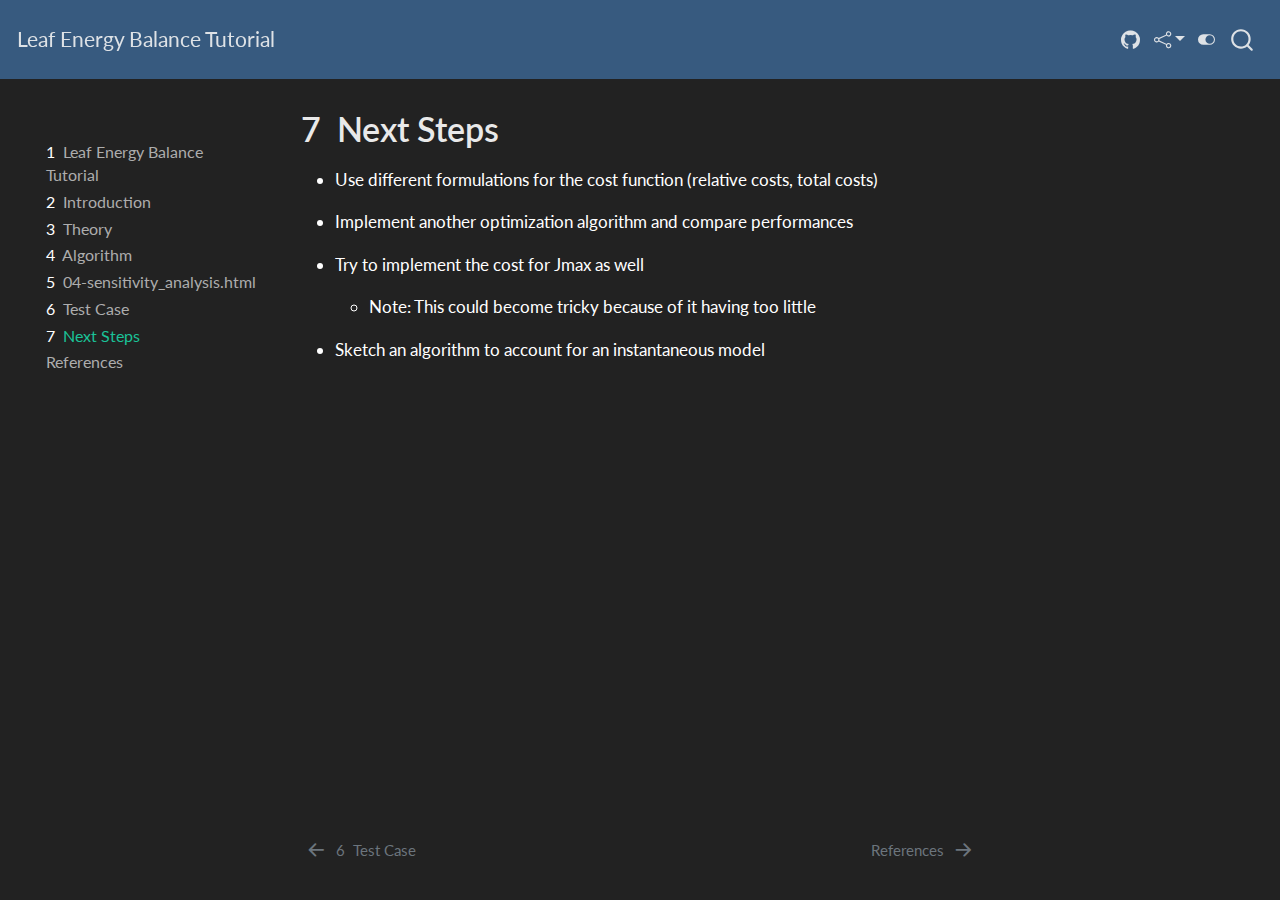
<file: 99-exercise.html>
<!DOCTYPE html>
<html xmlns="http://www.w3.org/1999/xhtml" lang="en" xml:lang="en"><head>

<meta charset="utf-8">
<meta name="generator" content="quarto-1.3.450">

<meta name="viewport" content="width=device-width, initial-scale=1.0, user-scalable=yes">


<title>Leaf Energy Balance Tutorial - 7&nbsp; Next Steps</title>
<style>
code{white-space: pre-wrap;}
span.smallcaps{font-variant: small-caps;}
div.columns{display: flex; gap: min(4vw, 1.5em);}
div.column{flex: auto; overflow-x: auto;}
div.hanging-indent{margin-left: 1.5em; text-indent: -1.5em;}
ul.task-list{list-style: none;}
ul.task-list li input[type="checkbox"] {
  width: 0.8em;
  margin: 0 0.8em 0.2em -1em; /* quarto-specific, see https://github.com/quarto-dev/quarto-cli/issues/4556 */ 
  vertical-align: middle;
}
</style>


<script src="site_libs/quarto-nav/quarto-nav.js"></script>
<script src="site_libs/quarto-nav/headroom.min.js"></script>
<script src="site_libs/clipboard/clipboard.min.js"></script>
<script src="site_libs/quarto-search/autocomplete.umd.js"></script>
<script src="site_libs/quarto-search/fuse.min.js"></script>
<script src="site_libs/quarto-search/quarto-search.js"></script>
<meta name="quarto:offset" content="./">
<link href="./references.html" rel="next">
<link href="./05-test_case.html" rel="prev">
<script src="site_libs/quarto-html/quarto.js"></script>
<script src="site_libs/quarto-html/popper.min.js"></script>
<script src="site_libs/quarto-html/tippy.umd.min.js"></script>
<script src="site_libs/quarto-html/anchor.min.js"></script>
<link href="site_libs/quarto-html/tippy.css" rel="stylesheet">
<link href="site_libs/quarto-html/quarto-syntax-highlighting.css" rel="stylesheet" class="quarto-color-scheme" id="quarto-text-highlighting-styles">
<link href="site_libs/quarto-html/quarto-syntax-highlighting-dark.css" rel="stylesheet" class="quarto-color-scheme quarto-color-alternate" id="quarto-text-highlighting-styles">
<script src="site_libs/bootstrap/bootstrap.min.js"></script>
<link href="site_libs/bootstrap/bootstrap-icons.css" rel="stylesheet">
<link href="site_libs/bootstrap/bootstrap.min.css" rel="stylesheet" class="quarto-color-scheme" id="quarto-bootstrap" data-mode="light">
<link href="site_libs/bootstrap/bootstrap-dark.min.css" rel="stylesheet" class="quarto-color-scheme quarto-color-alternate" id="quarto-bootstrap" data-mode="dark">
<script id="quarto-search-options" type="application/json">{
  "location": "navbar",
  "copy-button": false,
  "collapse-after": 3,
  "panel-placement": "end",
  "type": "overlay",
  "limit": 20,
  "language": {
    "search-no-results-text": "No results",
    "search-matching-documents-text": "matching documents",
    "search-copy-link-title": "Copy link to search",
    "search-hide-matches-text": "Hide additional matches",
    "search-more-match-text": "more match in this document",
    "search-more-matches-text": "more matches in this document",
    "search-clear-button-title": "Clear",
    "search-detached-cancel-button-title": "Cancel",
    "search-submit-button-title": "Submit",
    "search-label": "Search"
  }
}</script>


<link rel="stylesheet" href="styles.css">
</head>

<body class="nav-sidebar floating nav-fixed">

<div id="quarto-search-results"></div>
  <header id="quarto-header" class="headroom fixed-top">
    <nav class="navbar navbar-expand-lg navbar-dark ">
      <div class="navbar-container container-fluid">
      <div class="navbar-brand-container">
    <a class="navbar-brand" href="./index.html">
    <span class="navbar-title">Leaf Energy Balance Tutorial</span>
    </a>
  </div>
            <div id="quarto-search" class="" title="Search"></div>
          <button class="navbar-toggler" type="button" data-bs-toggle="collapse" data-bs-target="#navbarCollapse" aria-controls="navbarCollapse" aria-expanded="false" aria-label="Toggle navigation" onclick="if (window.quartoToggleHeadroom) { window.quartoToggleHeadroom(); }">
  <span class="navbar-toggler-icon"></span>
</button>
          <div class="collapse navbar-collapse" id="navbarCollapse">
            <ul class="navbar-nav navbar-nav-scroll ms-auto">
  <li class="nav-item compact">
    <a class="nav-link" href="https://github.com/padasch/leaf_energy_balance_tutorial" rel="" target=""><i class="bi bi-github" role="img" aria-label="GitHub">
</i> 
 <span class="menu-text"></span></a>
  </li>  
</ul>
            <div class="quarto-navbar-tools">
    <div class="dropdown">
      <a href="" title="Share" id="quarto-navigation-tool-dropdown-0" class="quarto-navigation-tool dropdown-toggle px-1" data-bs-toggle="dropdown" aria-expanded="false" aria-label="Share"><i class="bi bi-share"></i></a>
      <ul class="dropdown-menu dropdown-menu-end" aria-labelledby="quarto-navigation-tool-dropdown-0">
          <li>
            <a class="dropdown-item quarto-navbar-tools-item" href="https://twitter.com/intent/tweet?url=|url|">
              <i class="bi bi-bi-twitter pe-1"></i>
            Twitter
            </a>
          </li>
          <li>
            <a class="dropdown-item quarto-navbar-tools-item" href="https://www.facebook.com/sharer/sharer.php?u=|url|">
              <i class="bi bi-bi-facebook pe-1"></i>
            Facebook
            </a>
          </li>
      </ul>
    </div>
  <a href="" class="quarto-color-scheme-toggle quarto-navigation-tool  px-1" onclick="window.quartoToggleColorScheme(); return false;" title="Toggle dark mode"><i class="bi"></i></a>
</div>
          </div> <!-- /navcollapse -->
      </div> <!-- /container-fluid -->
    </nav>
  <nav class="quarto-secondary-nav">
    <div class="container-fluid d-flex">
      <button type="button" class="quarto-btn-toggle btn" data-bs-toggle="collapse" data-bs-target="#quarto-sidebar,#quarto-sidebar-glass" aria-controls="quarto-sidebar" aria-expanded="false" aria-label="Toggle sidebar navigation" onclick="if (window.quartoToggleHeadroom) { window.quartoToggleHeadroom(); }">
        <i class="bi bi-layout-text-sidebar-reverse"></i>
      </button>
      <nav class="quarto-page-breadcrumbs" aria-label="breadcrumb"><ol class="breadcrumb"><li class="breadcrumb-item"><a href="./99-exercise.html"><span class="chapter-number">7</span>&nbsp; <span class="chapter-title">Next Steps</span></a></li></ol></nav>
      <a class="flex-grow-1" role="button" data-bs-toggle="collapse" data-bs-target="#quarto-sidebar,#quarto-sidebar-glass" aria-controls="quarto-sidebar" aria-expanded="false" aria-label="Toggle sidebar navigation" onclick="if (window.quartoToggleHeadroom) { window.quartoToggleHeadroom(); }">      
      </a>
      <button type="button" class="btn quarto-search-button" aria-label="" onclick="window.quartoOpenSearch();">
        <i class="bi bi-search"></i>
      </button>
    </div>
  </nav>
</header>
<!-- content -->
<div id="quarto-content" class="quarto-container page-columns page-rows-contents page-layout-article page-navbar">
<!-- sidebar -->
  <nav id="quarto-sidebar" class="sidebar collapse collapse-horizontal sidebar-navigation floating overflow-auto">
        <div class="mt-2 flex-shrink-0 align-items-center">
        <div class="sidebar-search">
        <div id="quarto-search" class="" title="Search"></div>
        </div>
        </div>
    <div class="sidebar-menu-container"> 
    <ul class="list-unstyled mt-1">
        <li class="sidebar-item">
  <div class="sidebar-item-container"> 
  <a href="./index.html" class="sidebar-item-text sidebar-link">
 <span class="menu-text"><span class="chapter-number">1</span>&nbsp; <span class="chapter-title">Leaf Energy Balance Tutorial</span></span></a>
  </div>
</li>
        <li class="sidebar-item">
  <div class="sidebar-item-container"> 
  <a href="./01-introduction.html" class="sidebar-item-text sidebar-link">
 <span class="menu-text"><span class="chapter-number">2</span>&nbsp; <span class="chapter-title">Introduction</span></span></a>
  </div>
</li>
        <li class="sidebar-item">
  <div class="sidebar-item-container"> 
  <a href="./02-theory.html" class="sidebar-item-text sidebar-link">
 <span class="menu-text"><span class="chapter-number">3</span>&nbsp; <span class="chapter-title">Theory</span></span></a>
  </div>
</li>
        <li class="sidebar-item">
  <div class="sidebar-item-container"> 
  <a href="./03-implementation.html" class="sidebar-item-text sidebar-link">
 <span class="menu-text"><span class="chapter-number">4</span>&nbsp; <span class="chapter-title">Algorithm</span></span></a>
  </div>
</li>
        <li class="sidebar-item">
  <div class="sidebar-item-container"> 
  <a href="./04-sensitivity_analysis.html" class="sidebar-item-text sidebar-link">
 <span class="menu-text"><span class="chapter-number">5</span>&nbsp; <span class="chapter-title">04-sensitivity_analysis.html</span></span></a>
  </div>
</li>
        <li class="sidebar-item">
  <div class="sidebar-item-container"> 
  <a href="./05-test_case.html" class="sidebar-item-text sidebar-link">
 <span class="menu-text"><span class="chapter-number">6</span>&nbsp; <span class="chapter-title">Test Case</span></span></a>
  </div>
</li>
        <li class="sidebar-item">
  <div class="sidebar-item-container"> 
  <a href="./99-exercise.html" class="sidebar-item-text sidebar-link active">
 <span class="menu-text"><span class="chapter-number">7</span>&nbsp; <span class="chapter-title">Next Steps</span></span></a>
  </div>
</li>
        <li class="sidebar-item">
  <div class="sidebar-item-container"> 
  <a href="./references.html" class="sidebar-item-text sidebar-link">
 <span class="menu-text">References</span></a>
  </div>
</li>
    </ul>
    </div>
</nav>
<div id="quarto-sidebar-glass" data-bs-toggle="collapse" data-bs-target="#quarto-sidebar,#quarto-sidebar-glass"></div>
<!-- margin-sidebar -->
    <div id="quarto-margin-sidebar" class="sidebar margin-sidebar">
        
    </div>
<!-- main -->
<main class="content" id="quarto-document-content">

<header id="title-block-header" class="quarto-title-block default">
<div class="quarto-title">
<h1 class="title"><span id="sec-next-steps" class="quarto-section-identifier"><span class="chapter-number">7</span>&nbsp; <span class="chapter-title">Next Steps</span></span></h1>
</div>



<div class="quarto-title-meta">

    
  
    
  </div>
  

</header>

<ul>
<li><p>Use different formulations for the cost function (relative costs, total costs)</p></li>
<li><p>Implement another optimization algorithm and compare performances</p></li>
<li><p>Try to implement the cost for Jmax as well</p>
<ul>
<li>Note: This could become tricky because of it having too little</li>
</ul></li>
<li><p>Sketch an algorithm to account for an instantaneous model</p></li>
</ul>



</main> <!-- /main -->
<script id="quarto-html-after-body" type="application/javascript">
window.document.addEventListener("DOMContentLoaded", function (event) {
  const toggleBodyColorMode = (bsSheetEl) => {
    const mode = bsSheetEl.getAttribute("data-mode");
    const bodyEl = window.document.querySelector("body");
    if (mode === "dark") {
      bodyEl.classList.add("quarto-dark");
      bodyEl.classList.remove("quarto-light");
    } else {
      bodyEl.classList.add("quarto-light");
      bodyEl.classList.remove("quarto-dark");
    }
  }
  const toggleBodyColorPrimary = () => {
    const bsSheetEl = window.document.querySelector("link#quarto-bootstrap");
    if (bsSheetEl) {
      toggleBodyColorMode(bsSheetEl);
    }
  }
  toggleBodyColorPrimary();  
  const disableStylesheet = (stylesheets) => {
    for (let i=0; i < stylesheets.length; i++) {
      const stylesheet = stylesheets[i];
      stylesheet.rel = 'prefetch';
    }
  }
  const enableStylesheet = (stylesheets) => {
    for (let i=0; i < stylesheets.length; i++) {
      const stylesheet = stylesheets[i];
      stylesheet.rel = 'stylesheet';
    }
  }
  const manageTransitions = (selector, allowTransitions) => {
    const els = window.document.querySelectorAll(selector);
    for (let i=0; i < els.length; i++) {
      const el = els[i];
      if (allowTransitions) {
        el.classList.remove('notransition');
      } else {
        el.classList.add('notransition');
      }
    }
  }
  const toggleColorMode = (alternate) => {
    // Switch the stylesheets
    const alternateStylesheets = window.document.querySelectorAll('link.quarto-color-scheme.quarto-color-alternate');
    manageTransitions('#quarto-margin-sidebar .nav-link', false);
    if (alternate) {
      enableStylesheet(alternateStylesheets);
      for (const sheetNode of alternateStylesheets) {
        if (sheetNode.id === "quarto-bootstrap") {
          toggleBodyColorMode(sheetNode);
        }
      }
    } else {
      disableStylesheet(alternateStylesheets);
      toggleBodyColorPrimary();
    }
    manageTransitions('#quarto-margin-sidebar .nav-link', true);
    // Switch the toggles
    const toggles = window.document.querySelectorAll('.quarto-color-scheme-toggle');
    for (let i=0; i < toggles.length; i++) {
      const toggle = toggles[i];
      if (toggle) {
        if (alternate) {
          toggle.classList.add("alternate");     
        } else {
          toggle.classList.remove("alternate");
        }
      }
    }
    // Hack to workaround the fact that safari doesn't
    // properly recolor the scrollbar when toggling (#1455)
    if (navigator.userAgent.indexOf('Safari') > 0 && navigator.userAgent.indexOf('Chrome') == -1) {
      manageTransitions("body", false);
      window.scrollTo(0, 1);
      setTimeout(() => {
        window.scrollTo(0, 0);
        manageTransitions("body", true);
      }, 40);  
    }
  }
  const isFileUrl = () => { 
    return window.location.protocol === 'file:';
  }
  const hasAlternateSentinel = () => {  
    let styleSentinel = getColorSchemeSentinel();
    if (styleSentinel !== null) {
      return styleSentinel === "alternate";
    } else {
      return false;
    }
  }
  const setStyleSentinel = (alternate) => {
    const value = alternate ? "alternate" : "default";
    if (!isFileUrl()) {
      window.localStorage.setItem("quarto-color-scheme", value);
    } else {
      localAlternateSentinel = value;
    }
  }
  const getColorSchemeSentinel = () => {
    if (!isFileUrl()) {
      const storageValue = window.localStorage.getItem("quarto-color-scheme");
      return storageValue != null ? storageValue : localAlternateSentinel;
    } else {
      return localAlternateSentinel;
    }
  }
  let localAlternateSentinel = 'alternate';
  // Dark / light mode switch
  window.quartoToggleColorScheme = () => {
    // Read the current dark / light value 
    let toAlternate = !hasAlternateSentinel();
    toggleColorMode(toAlternate);
    setStyleSentinel(toAlternate);
  };
  // Ensure there is a toggle, if there isn't float one in the top right
  if (window.document.querySelector('.quarto-color-scheme-toggle') === null) {
    const a = window.document.createElement('a');
    a.classList.add('top-right');
    a.classList.add('quarto-color-scheme-toggle');
    a.href = "";
    a.onclick = function() { try { window.quartoToggleColorScheme(); } catch {} return false; };
    const i = window.document.createElement("i");
    i.classList.add('bi');
    a.appendChild(i);
    window.document.body.appendChild(a);
  }
  // Switch to dark mode if need be
  if (hasAlternateSentinel()) {
    toggleColorMode(true);
  } else {
    toggleColorMode(false);
  }
  const icon = "";
  const anchorJS = new window.AnchorJS();
  anchorJS.options = {
    placement: 'right',
    icon: icon
  };
  anchorJS.add('.anchored');
  const isCodeAnnotation = (el) => {
    for (const clz of el.classList) {
      if (clz.startsWith('code-annotation-')) {                     
        return true;
      }
    }
    return false;
  }
  const clipboard = new window.ClipboardJS('.code-copy-button', {
    text: function(trigger) {
      const codeEl = trigger.previousElementSibling.cloneNode(true);
      for (const childEl of codeEl.children) {
        if (isCodeAnnotation(childEl)) {
          childEl.remove();
        }
      }
      return codeEl.innerText;
    }
  });
  clipboard.on('success', function(e) {
    // button target
    const button = e.trigger;
    // don't keep focus
    button.blur();
    // flash "checked"
    button.classList.add('code-copy-button-checked');
    var currentTitle = button.getAttribute("title");
    button.setAttribute("title", "Copied!");
    let tooltip;
    if (window.bootstrap) {
      button.setAttribute("data-bs-toggle", "tooltip");
      button.setAttribute("data-bs-placement", "left");
      button.setAttribute("data-bs-title", "Copied!");
      tooltip = new bootstrap.Tooltip(button, 
        { trigger: "manual", 
          customClass: "code-copy-button-tooltip",
          offset: [0, -8]});
      tooltip.show();    
    }
    setTimeout(function() {
      if (tooltip) {
        tooltip.hide();
        button.removeAttribute("data-bs-title");
        button.removeAttribute("data-bs-toggle");
        button.removeAttribute("data-bs-placement");
      }
      button.setAttribute("title", currentTitle);
      button.classList.remove('code-copy-button-checked');
    }, 1000);
    // clear code selection
    e.clearSelection();
  });
  function tippyHover(el, contentFn) {
    const config = {
      allowHTML: true,
      content: contentFn,
      maxWidth: 500,
      delay: 100,
      arrow: false,
      appendTo: function(el) {
          return el.parentElement;
      },
      interactive: true,
      interactiveBorder: 10,
      theme: 'quarto',
      placement: 'bottom-start'
    };
    window.tippy(el, config); 
  }
  const noterefs = window.document.querySelectorAll('a[role="doc-noteref"]');
  for (var i=0; i<noterefs.length; i++) {
    const ref = noterefs[i];
    tippyHover(ref, function() {
      // use id or data attribute instead here
      let href = ref.getAttribute('data-footnote-href') || ref.getAttribute('href');
      try { href = new URL(href).hash; } catch {}
      const id = href.replace(/^#\/?/, "");
      const note = window.document.getElementById(id);
      return note.innerHTML;
    });
  }
      let selectedAnnoteEl;
      const selectorForAnnotation = ( cell, annotation) => {
        let cellAttr = 'data-code-cell="' + cell + '"';
        let lineAttr = 'data-code-annotation="' +  annotation + '"';
        const selector = 'span[' + cellAttr + '][' + lineAttr + ']';
        return selector;
      }
      const selectCodeLines = (annoteEl) => {
        const doc = window.document;
        const targetCell = annoteEl.getAttribute("data-target-cell");
        const targetAnnotation = annoteEl.getAttribute("data-target-annotation");
        const annoteSpan = window.document.querySelector(selectorForAnnotation(targetCell, targetAnnotation));
        const lines = annoteSpan.getAttribute("data-code-lines").split(",");
        const lineIds = lines.map((line) => {
          return targetCell + "-" + line;
        })
        let top = null;
        let height = null;
        let parent = null;
        if (lineIds.length > 0) {
            //compute the position of the single el (top and bottom and make a div)
            const el = window.document.getElementById(lineIds[0]);
            top = el.offsetTop;
            height = el.offsetHeight;
            parent = el.parentElement.parentElement;
          if (lineIds.length > 1) {
            const lastEl = window.document.getElementById(lineIds[lineIds.length - 1]);
            const bottom = lastEl.offsetTop + lastEl.offsetHeight;
            height = bottom - top;
          }
          if (top !== null && height !== null && parent !== null) {
            // cook up a div (if necessary) and position it 
            let div = window.document.getElementById("code-annotation-line-highlight");
            if (div === null) {
              div = window.document.createElement("div");
              div.setAttribute("id", "code-annotation-line-highlight");
              div.style.position = 'absolute';
              parent.appendChild(div);
            }
            div.style.top = top - 2 + "px";
            div.style.height = height + 4 + "px";
            let gutterDiv = window.document.getElementById("code-annotation-line-highlight-gutter");
            if (gutterDiv === null) {
              gutterDiv = window.document.createElement("div");
              gutterDiv.setAttribute("id", "code-annotation-line-highlight-gutter");
              gutterDiv.style.position = 'absolute';
              const codeCell = window.document.getElementById(targetCell);
              const gutter = codeCell.querySelector('.code-annotation-gutter');
              gutter.appendChild(gutterDiv);
            }
            gutterDiv.style.top = top - 2 + "px";
            gutterDiv.style.height = height + 4 + "px";
          }
          selectedAnnoteEl = annoteEl;
        }
      };
      const unselectCodeLines = () => {
        const elementsIds = ["code-annotation-line-highlight", "code-annotation-line-highlight-gutter"];
        elementsIds.forEach((elId) => {
          const div = window.document.getElementById(elId);
          if (div) {
            div.remove();
          }
        });
        selectedAnnoteEl = undefined;
      };
      // Attach click handler to the DT
      const annoteDls = window.document.querySelectorAll('dt[data-target-cell]');
      for (const annoteDlNode of annoteDls) {
        annoteDlNode.addEventListener('click', (event) => {
          const clickedEl = event.target;
          if (clickedEl !== selectedAnnoteEl) {
            unselectCodeLines();
            const activeEl = window.document.querySelector('dt[data-target-cell].code-annotation-active');
            if (activeEl) {
              activeEl.classList.remove('code-annotation-active');
            }
            selectCodeLines(clickedEl);
            clickedEl.classList.add('code-annotation-active');
          } else {
            // Unselect the line
            unselectCodeLines();
            clickedEl.classList.remove('code-annotation-active');
          }
        });
      }
  const findCites = (el) => {
    const parentEl = el.parentElement;
    if (parentEl) {
      const cites = parentEl.dataset.cites;
      if (cites) {
        return {
          el,
          cites: cites.split(' ')
        };
      } else {
        return findCites(el.parentElement)
      }
    } else {
      return undefined;
    }
  };
  var bibliorefs = window.document.querySelectorAll('a[role="doc-biblioref"]');
  for (var i=0; i<bibliorefs.length; i++) {
    const ref = bibliorefs[i];
    const citeInfo = findCites(ref);
    if (citeInfo) {
      tippyHover(citeInfo.el, function() {
        var popup = window.document.createElement('div');
        citeInfo.cites.forEach(function(cite) {
          var citeDiv = window.document.createElement('div');
          citeDiv.classList.add('hanging-indent');
          citeDiv.classList.add('csl-entry');
          var biblioDiv = window.document.getElementById('ref-' + cite);
          if (biblioDiv) {
            citeDiv.innerHTML = biblioDiv.innerHTML;
          }
          popup.appendChild(citeDiv);
        });
        return popup.innerHTML;
      });
    }
  }
});
</script>
<nav class="page-navigation">
  <div class="nav-page nav-page-previous">
      <a href="./05-test_case.html" class="pagination-link">
        <i class="bi bi-arrow-left-short"></i> <span class="nav-page-text"><span class="chapter-number">6</span>&nbsp; <span class="chapter-title">Test Case</span></span>
      </a>          
  </div>
  <div class="nav-page nav-page-next">
      <a href="./references.html" class="pagination-link">
        <span class="nav-page-text">References</span> <i class="bi bi-arrow-right-short"></i>
      </a>
  </div>
</nav>
</div> <!-- /content -->



</body></html>
</file>
<file: site_libs/quarto-html/tippy.css>
.tippy-box[data-animation=fade][data-state=hidden]{opacity:0}[data-tippy-root]{max-width:calc(100vw - 10px)}.tippy-box{position:relative;background-color:#333;color:#fff;border-radius:4px;font-size:14px;line-height:1.4;white-space:normal;outline:0;transition-property:transform,visibility,opacity}.tippy-box[data-placement^=top]>.tippy-arrow{bottom:0}.tippy-box[data-placement^=top]>.tippy-arrow:before{bottom:-7px;left:0;border-width:8px 8px 0;border-top-color:initial;transform-origin:center top}.tippy-box[data-placement^=bottom]>.tippy-arrow{top:0}.tippy-box[data-placement^=bottom]>.tippy-arrow:before{top:-7px;left:0;border-width:0 8px 8px;border-bottom-color:initial;transform-origin:center bottom}.tippy-box[data-placement^=left]>.tippy-arrow{right:0}.tippy-box[data-placement^=left]>.tippy-arrow:before{border-width:8px 0 8px 8px;border-left-color:initial;right:-7px;transform-origin:center left}.tippy-box[data-placement^=right]>.tippy-arrow{left:0}.tippy-box[data-placement^=right]>.tippy-arrow:before{left:-7px;border-width:8px 8px 8px 0;border-right-color:initial;transform-origin:center right}.tippy-box[data-inertia][data-state=visible]{transition-timing-function:cubic-bezier(.54,1.5,.38,1.11)}.tippy-arrow{width:16px;height:16px;color:#333}.tippy-arrow:before{content:"";position:absolute;border-color:transparent;border-style:solid}.tippy-content{position:relative;padding:5px 9px;z-index:1}
</file>
<file: site_libs/quarto-html/quarto-syntax-highlighting.css>
/* quarto syntax highlight colors */
:root {
  --quarto-hl-ot-color: #003B4F;
  --quarto-hl-at-color: #657422;
  --quarto-hl-ss-color: #20794D;
  --quarto-hl-an-color: #5E5E5E;
  --quarto-hl-fu-color: #4758AB;
  --quarto-hl-st-color: #20794D;
  --quarto-hl-cf-color: #003B4F;
  --quarto-hl-op-color: #5E5E5E;
  --quarto-hl-er-color: #AD0000;
  --quarto-hl-bn-color: #AD0000;
  --quarto-hl-al-color: #AD0000;
  --quarto-hl-va-color: #111111;
  --quarto-hl-bu-color: inherit;
  --quarto-hl-ex-color: inherit;
  --quarto-hl-pp-color: #AD0000;
  --quarto-hl-in-color: #5E5E5E;
  --quarto-hl-vs-color: #20794D;
  --quarto-hl-wa-color: #5E5E5E;
  --quarto-hl-do-color: #5E5E5E;
  --quarto-hl-im-color: #00769E;
  --quarto-hl-ch-color: #20794D;
  --quarto-hl-dt-color: #AD0000;
  --quarto-hl-fl-color: #AD0000;
  --quarto-hl-co-color: #5E5E5E;
  --quarto-hl-cv-color: #5E5E5E;
  --quarto-hl-cn-color: #8f5902;
  --quarto-hl-sc-color: #5E5E5E;
  --quarto-hl-dv-color: #AD0000;
  --quarto-hl-kw-color: #003B4F;
}

/* other quarto variables */
:root {
  --quarto-font-monospace: SFMono-Regular, Menlo, Monaco, Consolas, "Liberation Mono", "Courier New", monospace;
}

pre > code.sourceCode > span {
  color: #003B4F;
}

code span {
  color: #003B4F;
}

code.sourceCode > span {
  color: #003B4F;
}

div.sourceCode,
div.sourceCode pre.sourceCode {
  color: #003B4F;
}

code span.ot {
  color: #003B4F;
  font-style: inherit;
}

code span.at {
  color: #657422;
  font-style: inherit;
}

code span.ss {
  color: #20794D;
  font-style: inherit;
}

code span.an {
  color: #5E5E5E;
  font-style: inherit;
}

code span.fu {
  color: #4758AB;
  font-style: inherit;
}

code span.st {
  color: #20794D;
  font-style: inherit;
}

code span.cf {
  color: #003B4F;
  font-style: inherit;
}

code span.op {
  color: #5E5E5E;
  font-style: inherit;
}

code span.er {
  color: #AD0000;
  font-style: inherit;
}

code span.bn {
  color: #AD0000;
  font-style: inherit;
}

code span.al {
  color: #AD0000;
  font-style: inherit;
}

code span.va {
  color: #111111;
  font-style: inherit;
}

code span.bu {
  font-style: inherit;
}

code span.ex {
  font-style: inherit;
}

code span.pp {
  color: #AD0000;
  font-style: inherit;
}

code span.in {
  color: #5E5E5E;
  font-style: inherit;
}

code span.vs {
  color: #20794D;
  font-style: inherit;
}

code span.wa {
  color: #5E5E5E;
  font-style: italic;
}

code span.do {
  color: #5E5E5E;
  font-style: italic;
}

code span.im {
  color: #00769E;
  font-style: inherit;
}

code span.ch {
  color: #20794D;
  font-style: inherit;
}

code span.dt {
  color: #AD0000;
  font-style: inherit;
}

code span.fl {
  color: #AD0000;
  font-style: inherit;
}

code span.co {
  color: #5E5E5E;
  font-style: inherit;
}

code span.cv {
  color: #5E5E5E;
  font-style: italic;
}

code span.cn {
  color: #8f5902;
  font-style: inherit;
}

code span.sc {
  color: #5E5E5E;
  font-style: inherit;
}

code span.dv {
  color: #AD0000;
  font-style: inherit;
}

code span.kw {
  color: #003B4F;
  font-style: inherit;
}

.prevent-inlining {
  content: "</";
}

/*# sourceMappingURL=debc5d5d77c3f9108843748ff7464032.css.map */
</file>
<file: site_libs/quarto-html/quarto-syntax-highlighting-dark.css>
/* quarto syntax highlight colors */
:root {
  --quarto-hl-al-color: #f07178;
  --quarto-hl-an-color: #d4d0ab;
  --quarto-hl-at-color: #00e0e0;
  --quarto-hl-bn-color: #d4d0ab;
  --quarto-hl-bu-color: #abe338;
  --quarto-hl-ch-color: #abe338;
  --quarto-hl-co-color: #f8f8f2;
  --quarto-hl-cv-color: #ffd700;
  --quarto-hl-cn-color: #ffd700;
  --quarto-hl-cf-color: #ffa07a;
  --quarto-hl-dt-color: #ffa07a;
  --quarto-hl-dv-color: #d4d0ab;
  --quarto-hl-do-color: #f8f8f2;
  --quarto-hl-er-color: #f07178;
  --quarto-hl-ex-color: #00e0e0;
  --quarto-hl-fl-color: #d4d0ab;
  --quarto-hl-fu-color: #ffa07a;
  --quarto-hl-im-color: #abe338;
  --quarto-hl-in-color: #d4d0ab;
  --quarto-hl-kw-color: #ffa07a;
  --quarto-hl-op-color: #ffa07a;
  --quarto-hl-ot-color: #00e0e0;
  --quarto-hl-pp-color: #dcc6e0;
  --quarto-hl-re-color: #00e0e0;
  --quarto-hl-sc-color: #abe338;
  --quarto-hl-ss-color: #abe338;
  --quarto-hl-st-color: #abe338;
  --quarto-hl-va-color: #00e0e0;
  --quarto-hl-vs-color: #abe338;
  --quarto-hl-wa-color: #dcc6e0;
}

/* other quarto variables */
:root {
  --quarto-font-monospace: SFMono-Regular, Menlo, Monaco, Consolas, "Liberation Mono", "Courier New", monospace;
}

code span.al {
  background-color: #2a0f15;
  font-weight: bold;
  color: #f07178;
}

code span.an {
  color: #d4d0ab;
}

code span.at {
  color: #00e0e0;
}

code span.bn {
  color: #d4d0ab;
}

code span.bu {
  color: #abe338;
}

code span.ch {
  color: #abe338;
}

code span.co {
  font-style: italic;
  color: #f8f8f2;
}

code span.cv {
  color: #ffd700;
}

code span.cn {
  color: #ffd700;
}

code span.cf {
  font-weight: bold;
  color: #ffa07a;
}

code span.dt {
  color: #ffa07a;
}

code span.dv {
  color: #d4d0ab;
}

code span.do {
  color: #f8f8f2;
}

code span.er {
  color: #f07178;
  text-decoration: underline;
}

code span.ex {
  font-weight: bold;
  color: #00e0e0;
}

code span.fl {
  color: #d4d0ab;
}

code span.fu {
  color: #ffa07a;
}

code span.im {
  color: #abe338;
}

code span.in {
  color: #d4d0ab;
}

code span.kw {
  font-weight: bold;
  color: #ffa07a;
}

pre > code.sourceCode > span {
  color: #f8f8f2;
}

code span {
  color: #f8f8f2;
}

code.sourceCode > span {
  color: #f8f8f2;
}

div.sourceCode,
div.sourceCode pre.sourceCode {
  color: #f8f8f2;
}

code span.op {
  color: #ffa07a;
}

code span.ot {
  color: #00e0e0;
}

code span.pp {
  color: #dcc6e0;
}

code span.re {
  background-color: #f8f8f2;
  color: #00e0e0;
}

code span.sc {
  color: #abe338;
}

code span.ss {
  color: #abe338;
}

code span.st {
  color: #abe338;
}

code span.va {
  color: #00e0e0;
}

code span.vs {
  color: #abe338;
}

code span.wa {
  color: #dcc6e0;
}

.prevent-inlining {
  content: "</";
}

/*# sourceMappingURL=935a306eefa94366c21e1a970dddb765.css.map */
</file>
<file: styles.css>
/* css styles */
</file>
